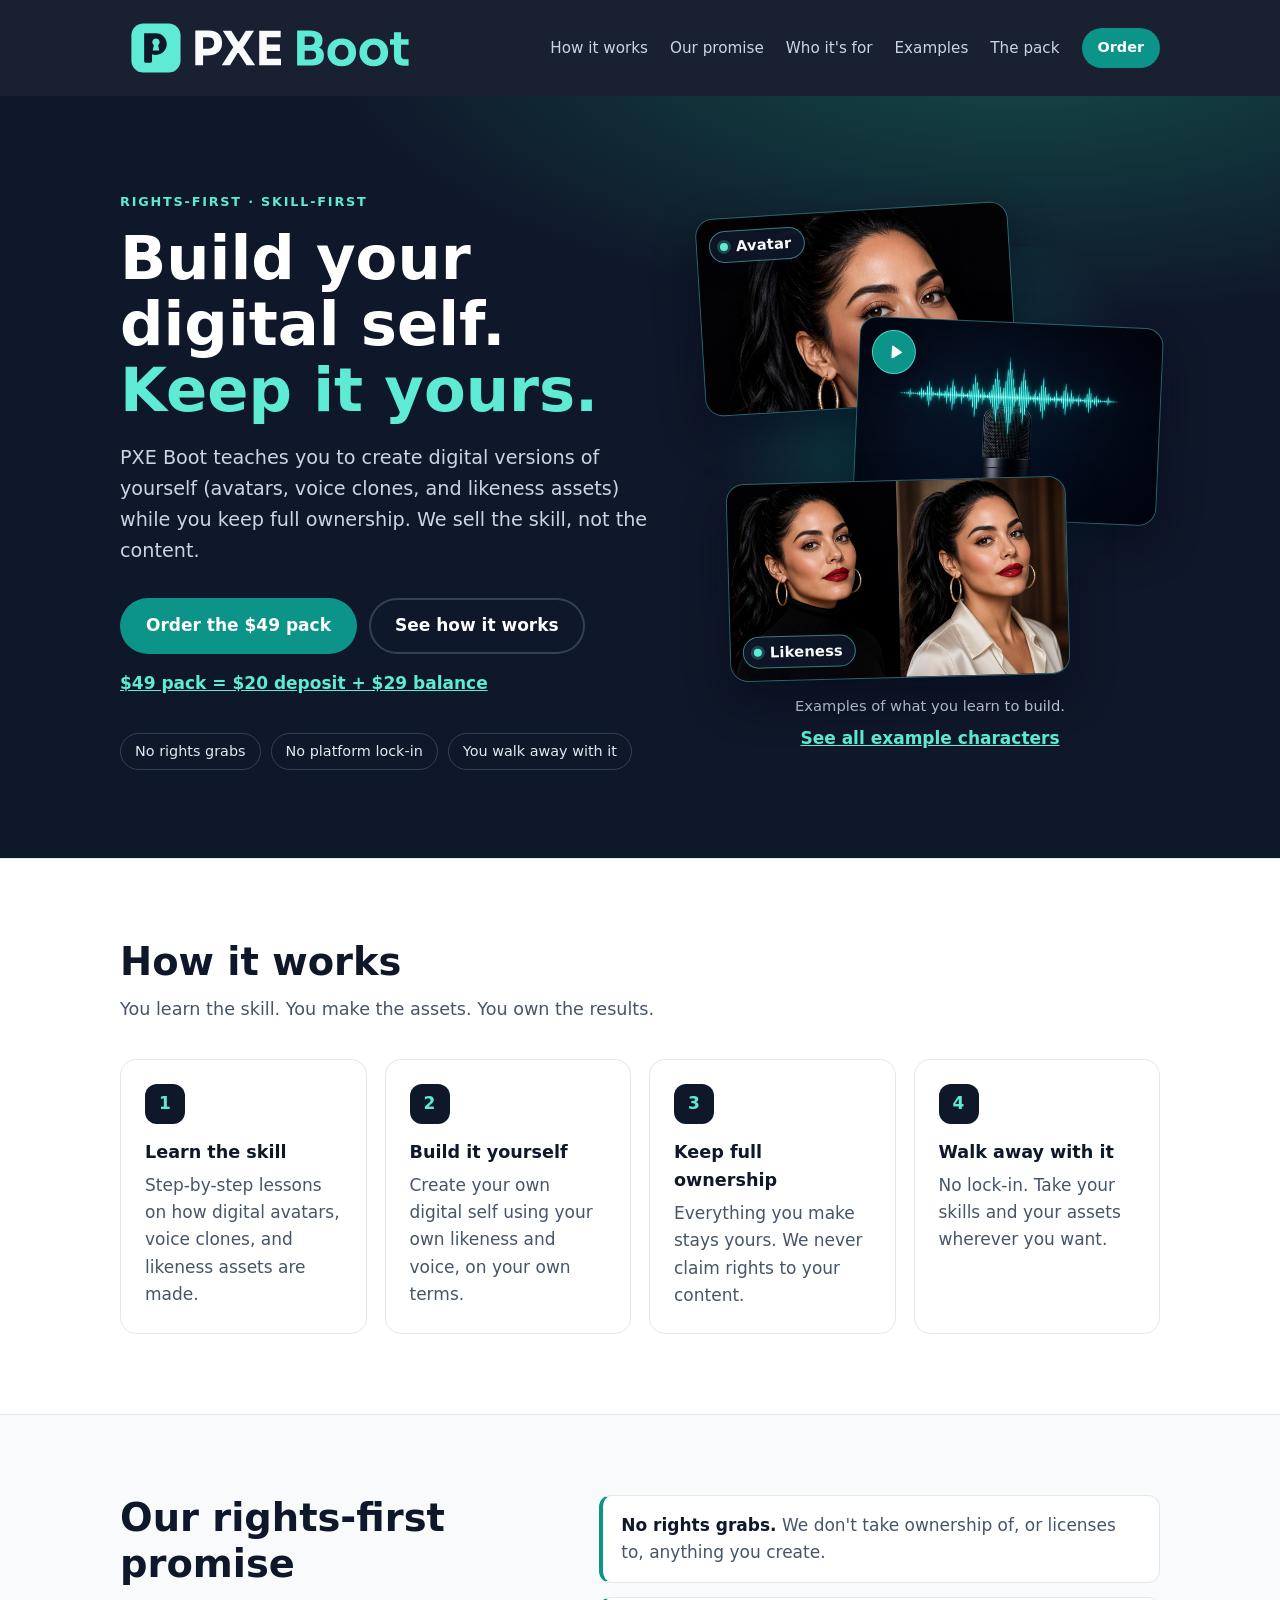
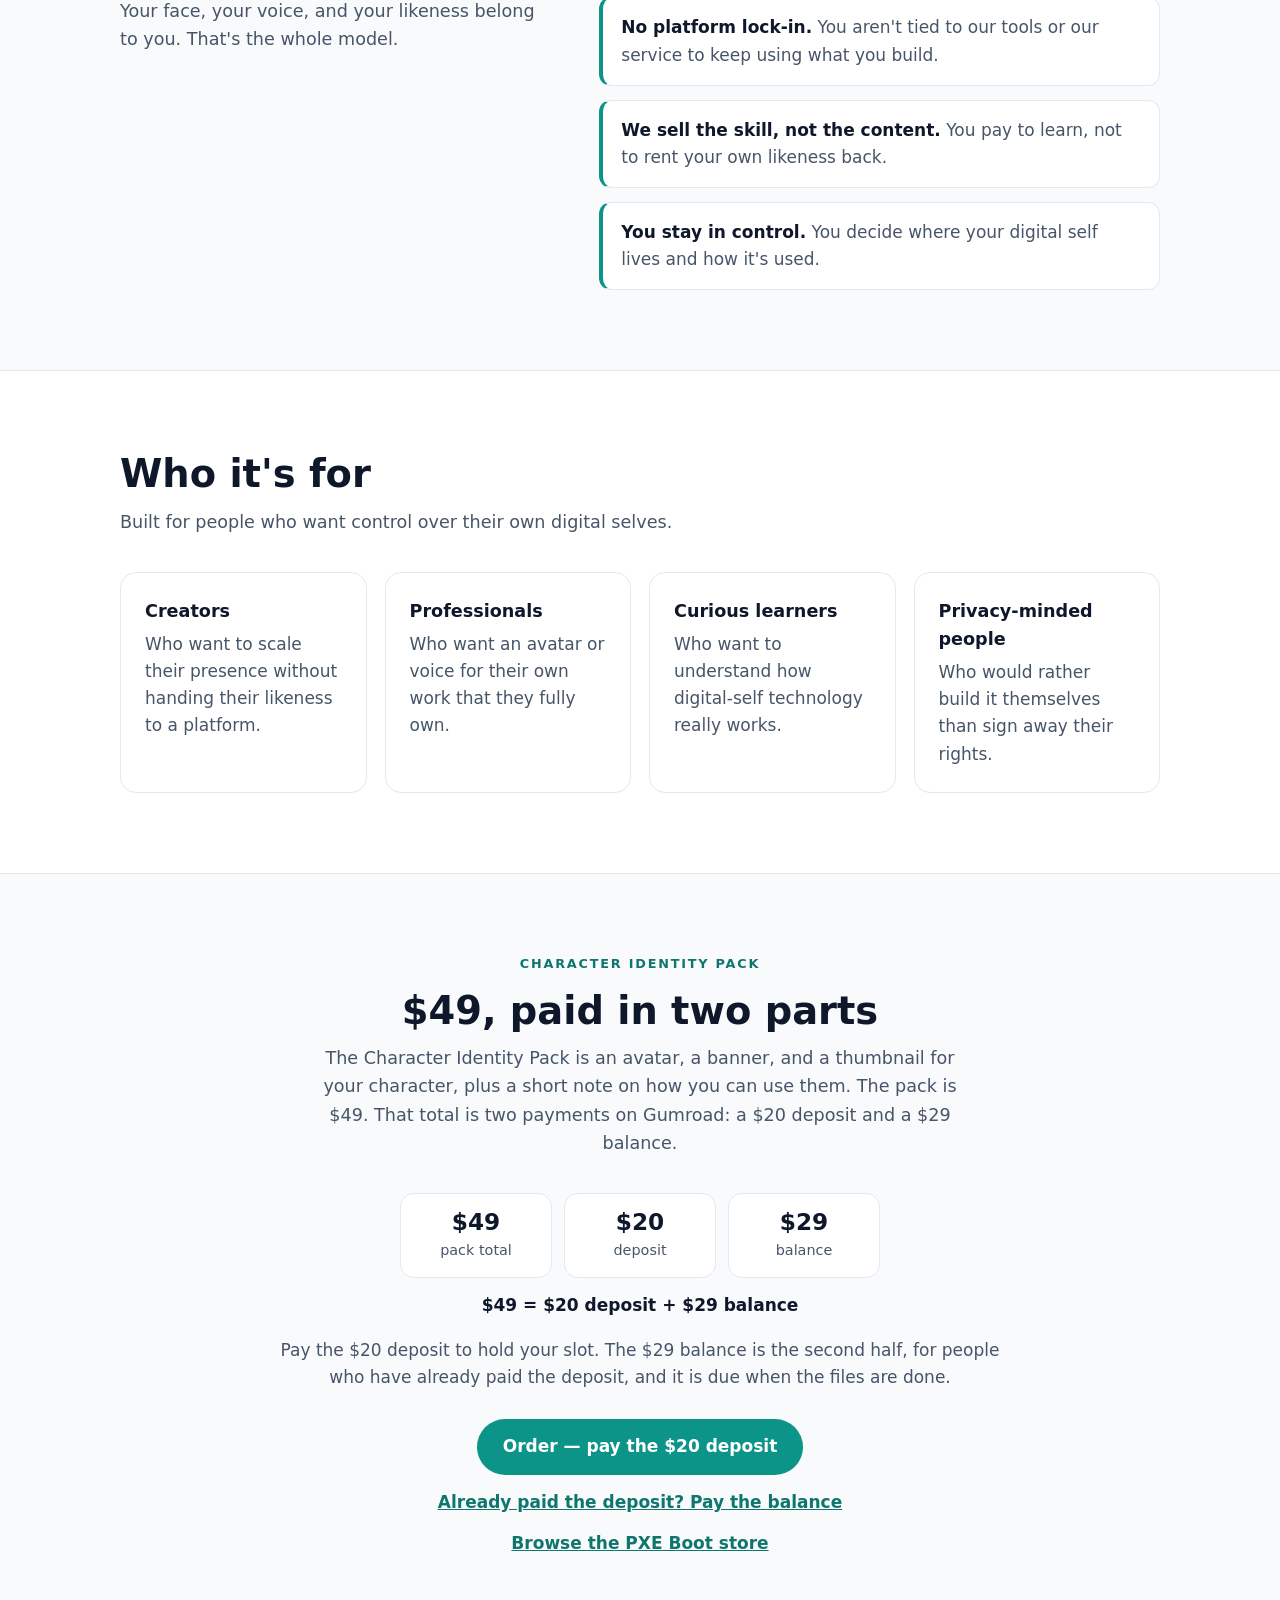
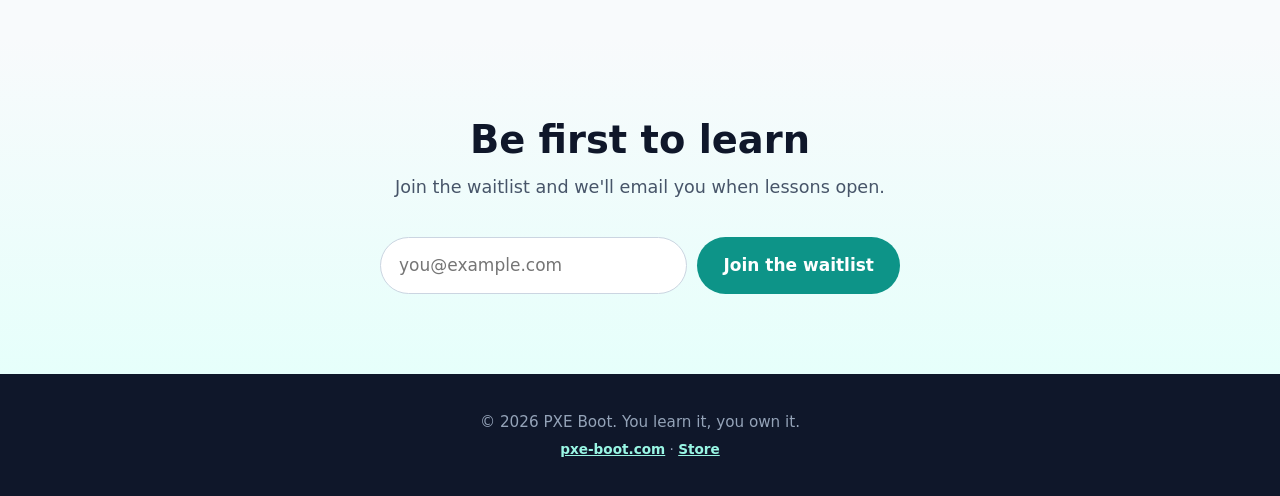
<file: index.html>
<!doctype html>
<html lang="en">
<head>
  <meta charset="utf-8">
  <meta name="viewport" content="width=device-width, initial-scale=1">
  <title>PXE Boot | Build your digital self. Own it.</title>
  <meta name="description" content="PXE Boot teaches you to create avatars, voice clones, and likeness assets while you keep full ownership. The Character Identity Pack is $49: a $20 deposit plus a $29 balance.">
  <meta name="robots" content="noindex, nofollow"><!-- DRAFT: remove noindex before launch -->
  <link rel="canonical" href="https://pxe-boot.com/">
  <meta property="og:type" content="website">
  <meta property="og:site_name" content="PXE Boot">
  <meta property="og:title" content="PXE Boot | Build your digital self. Own it.">
  <meta property="og:description" content="Build your digital self and keep it yours. The $49 Character Identity Pack is a $20 deposit plus a $29 balance.">
  <meta property="og:url" content="https://pxe-boot.com/">
  <meta property="og:image" content="https://pxe-boot.com/og-image.png">
  <meta property="og:image:width" content="1200">
  <meta property="og:image:height" content="630">
  <meta property="og:image:alt" content="PXE Boot. Build your digital self. Own it.">
  <meta name="twitter:card" content="summary_large_image">
  <meta name="twitter:title" content="PXE Boot | Build your digital self. Own it.">
  <meta name="twitter:description" content="Build your digital self and keep it yours. The $49 Character Identity Pack is a $20 deposit plus a $29 balance.">
  <meta name="twitter:image" content="https://pxe-boot.com/og-image.png">
  <meta name="twitter:image:alt" content="PXE Boot. Build your digital self. Own it.">
  <meta name="theme-color" content="#0f172a">
  <link rel="icon" href="favicon.svg" type="image/svg+xml">
  <link rel="icon" href="favicon.ico" sizes="any">
  <link rel="icon" href="favicon-16.png" type="image/png" sizes="16x16">
  <link rel="icon" href="favicon-32.png" type="image/png" sizes="32x32">
  <link rel="icon" href="favicon-48.png" type="image/png" sizes="48x48">
  <link rel="icon" href="icon-512.png" type="image/png" sizes="512x512">
  <link rel="apple-touch-icon" href="apple-touch-icon.png">
  <link rel="stylesheet" href="styles.css">
</head>
<body>
  <a class="skip" href="#main">Skip to content</a>
  <header class="top">
    <div class="wrap nav">
      <a class="brand" href="#top">
        <picture>
          <source media="(max-width: 959px)" srcset="brand/lockup-horizontal-small-dark.svg">
          <img src="brand/lockup-horizontal-dark.svg" width="300" height="72" alt="PXE Boot">
        </picture>
      </a>
      <nav aria-label="Primary">
        <ul>
          <li><a href="#how">How it works</a></li>
          <li><a href="#promise">Our promise</a></li>
          <li><a href="#who">Who it's for</a></li>
          <li><a href="examples.html">Examples</a></li>
          <li><a href="#order">The pack</a></li>
          <li><a class="btn small" href="https://pxeboot.gumroad.com/l/dojdxr">Order</a></li>
        </ul>
      </nav>
    </div>
  </header>

  <main id="main">
    <section class="hero" id="top" aria-labelledby="hero-title">
      <div class="wrap hero-grid">
        <div class="hero-copy">
          <p class="eyebrow">Rights-first &middot; Skill-first</p>
          <h1 id="hero-title">Build your digital self. <span class="hl">Keep it yours.</span></h1>
          <p class="sub">PXE Boot teaches you to create digital versions of yourself (avatars, voice clones, and likeness assets) while you keep full ownership. We sell the skill, not the content.</p>
          <div class="cta-row">
            <a class="btn" href="https://pxeboot.gumroad.com/l/dojdxr">Order the $49 pack</a>
            <a class="btn ghost" href="#how">See how it works</a>
          </div>
          <p class="hero-note"><a href="#order">$49 pack = $20 deposit + $29 balance</a></p>
          <ul class="pills" aria-label="Key principles">
            <li>No rights grabs</li>
            <li>No platform lock-in</li>
            <li>You walk away with it</li>
          </ul>
        </div>
        <div class="hero-examples">
          <div class="example-stage">
            <figure class="example-card example-avatar">
              <img src="images/example-avatar.jpg" width="1280" height="720" alt="Isa, a PXE Boot AI character, avatar portrait with red lipstick and gold hoop earrings">
              <figcaption>Avatar</figcaption>
            </figure>
            <figure class="example-card example-voice">
              <figcaption>Voice clone</figcaption>
              <div class="voice-media">
                <img src="images/example-voice.jpg" width="1280" height="720" alt="Studio microphone next to a glowing teal audio waveform">
                <button type="button" class="voice-toggle" aria-pressed="false" aria-controls="cari-sample" aria-describedby="cari-transcript" aria-label="Play voice sample: Cari, an AI character voice">
                  <svg class="icon-play" viewBox="0 0 24 24" width="20" height="20" aria-hidden="true" focusable="false">
                    <path fill="currentColor" d="M8.2 5.4v13.2c0 .8.9 1.3 1.6.9l10.2-6.6c.6-.4.6-1.3 0-1.7L9.8 4.5c-.7-.4-1.6.1-1.6.9z"/>
                  </svg>
                  <svg class="icon-pause" viewBox="0 0 24 24" width="20" height="20" aria-hidden="true" focusable="false">
                    <path fill="currentColor" d="M6.5 5h3.2a1 1 0 0 1 1 1v12a1 1 0 0 1-1 1H6.5a1 1 0 0 1-1-1V6a1 1 0 0 1 1-1zm7.8 0h3.2a1 1 0 0 1 1 1v12a1 1 0 0 1-1 1h-3.2a1 1 0 0 1-1-1V6a1 1 0 0 1 1-1z"/>
                  </svg>
                </button>
                <audio id="cari-sample" class="sr-only" preload="none" src="audio/cari-voice-sample.mp3"></audio>
              </div>
              <p class="voice-sample-note">Sample: Cari, an AI character voice</p>
              <p id="cari-transcript" class="sr-only">Hey sugar, it's Cari. Here at PXE Boot, it's simple... your body, your content, your destiny. Now go make somethin' chaud, mi amor.</p>
            </figure>
            <figure class="example-card example-likeness">
              <img src="images/example-likeness.jpg" width="1280" height="720" alt="Isa likeness set: same face in two looks">
              <figcaption>Likeness</figcaption>
            </figure>
          </div>
          <p class="examples-caption">Examples of what you learn to build.</p>
          <p class="examples-more"><a href="examples.html">See all example characters</a></p>
        </div>
      </div>
    </section>

    <section id="how" class="alt" aria-labelledby="how-title">
      <div class="wrap">
        <h2 id="how-title">How it works</h2>
        <p class="lead">You learn the skill. You make the assets. You own the results.</p>
        <ol class="steps">
          <li class="card">
            <span class="num" aria-hidden="true">1</span>
            <h3>Learn the skill</h3>
            <p>Step-by-step lessons on how digital avatars, voice clones, and likeness assets are made.</p>
          </li>
          <li class="card">
            <span class="num" aria-hidden="true">2</span>
            <h3>Build it yourself</h3>
            <p>Create your own digital self using your own likeness and voice, on your own terms.</p>
          </li>
          <li class="card">
            <span class="num" aria-hidden="true">3</span>
            <h3>Keep full ownership</h3>
            <p>Everything you make stays yours. We never claim rights to your content.</p>
          </li>
          <li class="card">
            <span class="num" aria-hidden="true">4</span>
            <h3>Walk away with it</h3>
            <p>No lock-in. Take your skills and your assets wherever you want.</p>
          </li>
        </ol>
      </div>
    </section>

    <section id="promise" aria-labelledby="promise-title">
      <div class="wrap promise">
        <div>
          <h2 id="promise-title">Our rights-first promise</h2>
          <p class="lead">Your face, your voice, and your likeness belong to you. That's the whole model.</p>
        </div>
        <ul class="checks">
          <li><strong>No rights grabs.</strong> We don't take ownership of, or licenses to, anything you create.</li>
          <li><strong>No platform lock-in.</strong> You aren't tied to our tools or our service to keep using what you build.</li>
          <li><strong>We sell the skill, not the content.</strong> You pay to learn, not to rent your own likeness back.</li>
          <li><strong>You stay in control.</strong> You decide where your digital self lives and how it's used.</li>
        </ul>
      </div>
    </section>

    <section id="who" class="alt" aria-labelledby="who-title">
      <div class="wrap">
        <h2 id="who-title">Who it's for</h2>
        <p class="lead">Built for people who want control over their own digital selves.</p>
        <ul class="who">
          <li class="card"><h3>Creators</h3><p>Who want to scale their presence without handing their likeness to a platform.</p></li>
          <li class="card"><h3>Professionals</h3><p>Who want an avatar or voice for their own work that they fully own.</p></li>
          <li class="card"><h3>Curious learners</h3><p>Who want to understand how digital-self technology really works.</p></li>
          <li class="card"><h3>Privacy-minded people</h3><p>Who would rather build it themselves than sign away their rights.</p></li>
        </ul>
      </div>
    </section>

    <section id="order" aria-labelledby="order-title">
      <div class="wrap order-wrap">
        <p class="eyebrow on-light">Character Identity Pack</p>
        <h2 id="order-title">$49, paid in two parts</h2>
        <p class="lead">The Character Identity Pack is an avatar, a banner, and a thumbnail for your character, plus a short note on how you can use them. The pack is $49. That total is two payments on Gumroad: a $20 deposit and a $29 balance.</p>
        <ul class="price-eq" aria-label="Price breakdown">
          <li><strong>$49</strong><span>pack total</span></li>
          <li><strong>$20</strong><span>deposit</span></li>
          <li><strong>$29</strong><span>balance</span></li>
        </ul>
        <p class="equation">$49 = $20 deposit + $29 balance</p>
        <p class="order-detail">Pay the $20 deposit to hold your slot. The $29 balance is the second half, for people who have already paid the deposit, and it is due when the files are done.</p>
        <div class="cta-row">
          <a class="btn" href="https://pxeboot.gumroad.com/l/dojdxr">Order — pay the $20 deposit</a>
        </div>
        <p class="order-secondary"><a href="https://pxeboot.gumroad.com/l/ytuicr">Already paid the deposit? Pay the balance</a></p>
        <p class="order-secondary"><a href="https://pxeboot.gumroad.com">Browse the PXE Boot store</a></p>
      </div>
    </section>

    <section id="waitlist" class="waitlist" aria-labelledby="waitlist-title">
      <div class="wrap narrow">
        <h2 id="waitlist-title">Be first to learn</h2>
        <p class="lead">Join the waitlist and we'll email you when lessons open.</p>
        <form id="waitlist-form" class="signup" action="https://formspree.io/f/mjywzjlw" method="POST">
          <label for="email" class="sr-only">Email address</label>
          <input id="email" name="email" type="email" inputmode="email" autocomplete="email" placeholder="you@example.com" required>
          <input type="hidden" name="_subject" value="PXE Boot waitlist">
          <input type="hidden" name="source" value="pxe-boot.com">
          <p class="hp" aria-hidden="true">
            <label>Leave this field empty <input type="text" name="_gotcha" tabindex="-1" autocomplete="off"></label>
          </p>
          <button class="btn" type="submit">Join the waitlist</button>
        </form>
        <p id="form-msg" class="form-msg" role="status" aria-live="polite" hidden></p>
        <div id="form-success" class="form-success" hidden>
          <h3 tabindex="-1">You're on the list.</h3>
          <p>Thanks for joining. We'll email you when lessons open.</p>
        </div>
      </div>
    </section>
  </main>

  <footer class="foot">
    <div class="wrap">
      <p>&copy; <span id="year">2026</span> PXE Boot. You learn it, you own it.</p>
      <p class="small"><a href="https://pxe-boot.com/">pxe-boot.com</a> · <a href="https://pxeboot.gumroad.com">Store</a></p>
    </div>
  </footer>
  <script src="script.js" defer></script>
</body>
</html>
</file>
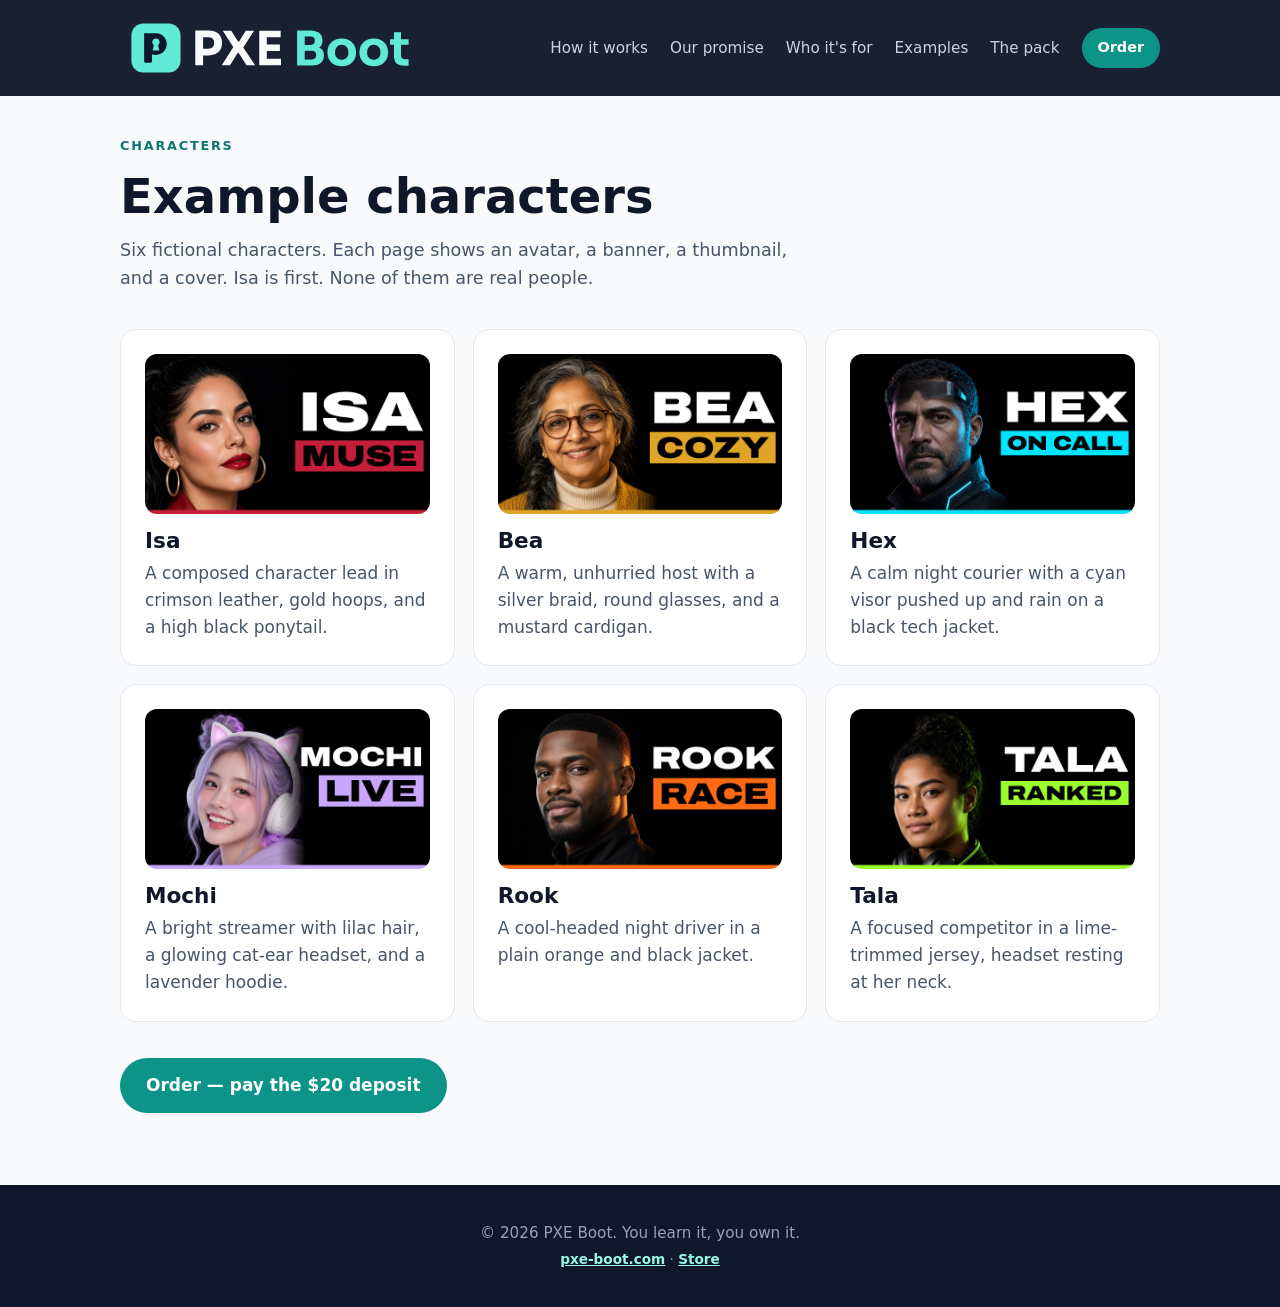
<file: examples.html>
<!doctype html>
<html lang="en">
<head>
  <meta charset="utf-8">
  <meta name="viewport" content="width=device-width, initial-scale=1">
  <title>Example characters | PXE Boot</title>
  <meta name="description" content="Meet Isa, Bea, Hex, Mochi, Rook, and Tala. Fictional characters from PXE Boot.">
  <meta name="robots" content="noindex, nofollow">
  <link rel="canonical" href="https://pxe-boot.com/examples.html">
  <meta name="theme-color" content="#0f172a">
  <link rel="icon" href="favicon.svg" type="image/svg+xml">
  <link rel="icon" href="favicon.ico" sizes="any">
  <link rel="icon" href="favicon-16.png" type="image/png" sizes="16x16">
  <link rel="icon" href="favicon-32.png" type="image/png" sizes="32x32">
  <link rel="icon" href="favicon-48.png" type="image/png" sizes="48x48">
  <link rel="icon" href="icon-512.png" type="image/png" sizes="512x512">
  <link rel="apple-touch-icon" href="apple-touch-icon.png">
  <link rel="stylesheet" href="styles.css">
</head>
<body>
  <a class="skip" href="#main">Skip to content</a>
  <header class="top">
    <div class="wrap nav">
      <a class="brand" href="index.html">
        <picture>
          <source media="(max-width: 959px)" srcset="brand/lockup-horizontal-small-dark.svg">
          <img src="brand/lockup-horizontal-dark.svg" width="300" height="72" alt="PXE Boot">
        </picture>
      </a>
      <nav aria-label="Primary">
        <ul>
          <li><a href="index.html#how">How it works</a></li><li><a href="index.html#promise">Our promise</a></li><li><a href="index.html#who">Who it's for</a></li><li><a href="examples.html" aria-current="page">Examples</a></li><li><a href="index.html#order">The pack</a></li><li><a class="btn small" href="https://pxeboot.gumroad.com/l/dojdxr">Order</a></li>
        </ul>
      </nav>
    </div>
  </header>
  <main id="main" class="page">
    <div class="wrap">
      <p class="eyebrow on-light">Characters</p>
      <h1>Example characters</h1>
      <p class="lead">Six fictional characters. Each page shows an avatar, a banner, a thumbnail, and a cover. Isa is first. None of them are real people.</p>
      <div class="example-index">
        <a class="card example-card-link" href="models/isa.html">
          <img src="images/models/isa/thumbnail_1280x720.jpg" width="1280" height="720" alt="Isa, a PXE Boot AI character, thumbnail">
          <h2>Isa</h2>
          <p>A composed character lead in crimson leather, gold hoops, and a high black ponytail.</p>
        </a><a class="card example-card-link" href="models/bea.html">
          <img src="images/models/bea/thumbnail_1280x720.jpg" width="1280" height="720" alt="Bea, a PXE Boot AI character, thumbnail">
          <h2>Bea</h2>
          <p>A warm, unhurried host with a silver braid, round glasses, and a mustard cardigan.</p>
        </a><a class="card example-card-link" href="models/hex.html">
          <img src="images/models/hex/thumbnail_1280x720.jpg" width="1280" height="720" alt="Hex, a PXE Boot AI character, thumbnail">
          <h2>Hex</h2>
          <p>A calm night courier with a cyan visor pushed up and rain on a black tech jacket.</p>
        </a><a class="card example-card-link" href="models/mochi.html">
          <img src="images/models/mochi/thumbnail_1280x720.jpg" width="1280" height="720" alt="Mochi, a PXE Boot AI character, thumbnail">
          <h2>Mochi</h2>
          <p>A bright streamer with lilac hair, a glowing cat-ear headset, and a lavender hoodie.</p>
        </a><a class="card example-card-link" href="models/rook.html">
          <img src="images/models/rook/thumbnail_1280x720.jpg" width="1280" height="720" alt="Rook, a PXE Boot AI character, thumbnail">
          <h2>Rook</h2>
          <p>A cool-headed night driver in a plain orange and black jacket.</p>
        </a><a class="card example-card-link" href="models/tala.html">
          <img src="images/models/tala/thumbnail_1280x720.jpg" width="1280" height="720" alt="Tala, a PXE Boot AI character, thumbnail">
          <h2>Tala</h2>
          <p>A focused competitor in a lime-trimmed jersey, headset resting at her neck.</p>
        </a>
      </div>
      <div class="cta-row model-cta">
        <a class="btn" href="https://pxeboot.gumroad.com/l/dojdxr">Order — pay the $20 deposit</a>
      </div>
    </div>
  </main>
  <footer class="foot">
    <div class="wrap">
      <p>&copy; <span id="year">2026</span> PXE Boot. You learn it, you own it.</p>
      <p class="small"><a href="https://pxe-boot.com/">pxe-boot.com</a> · <a href="https://pxeboot.gumroad.com">Store</a></p>
    </div>
  </footer>
  <script src="script.js" defer></script>
</body>
</html>
</file>
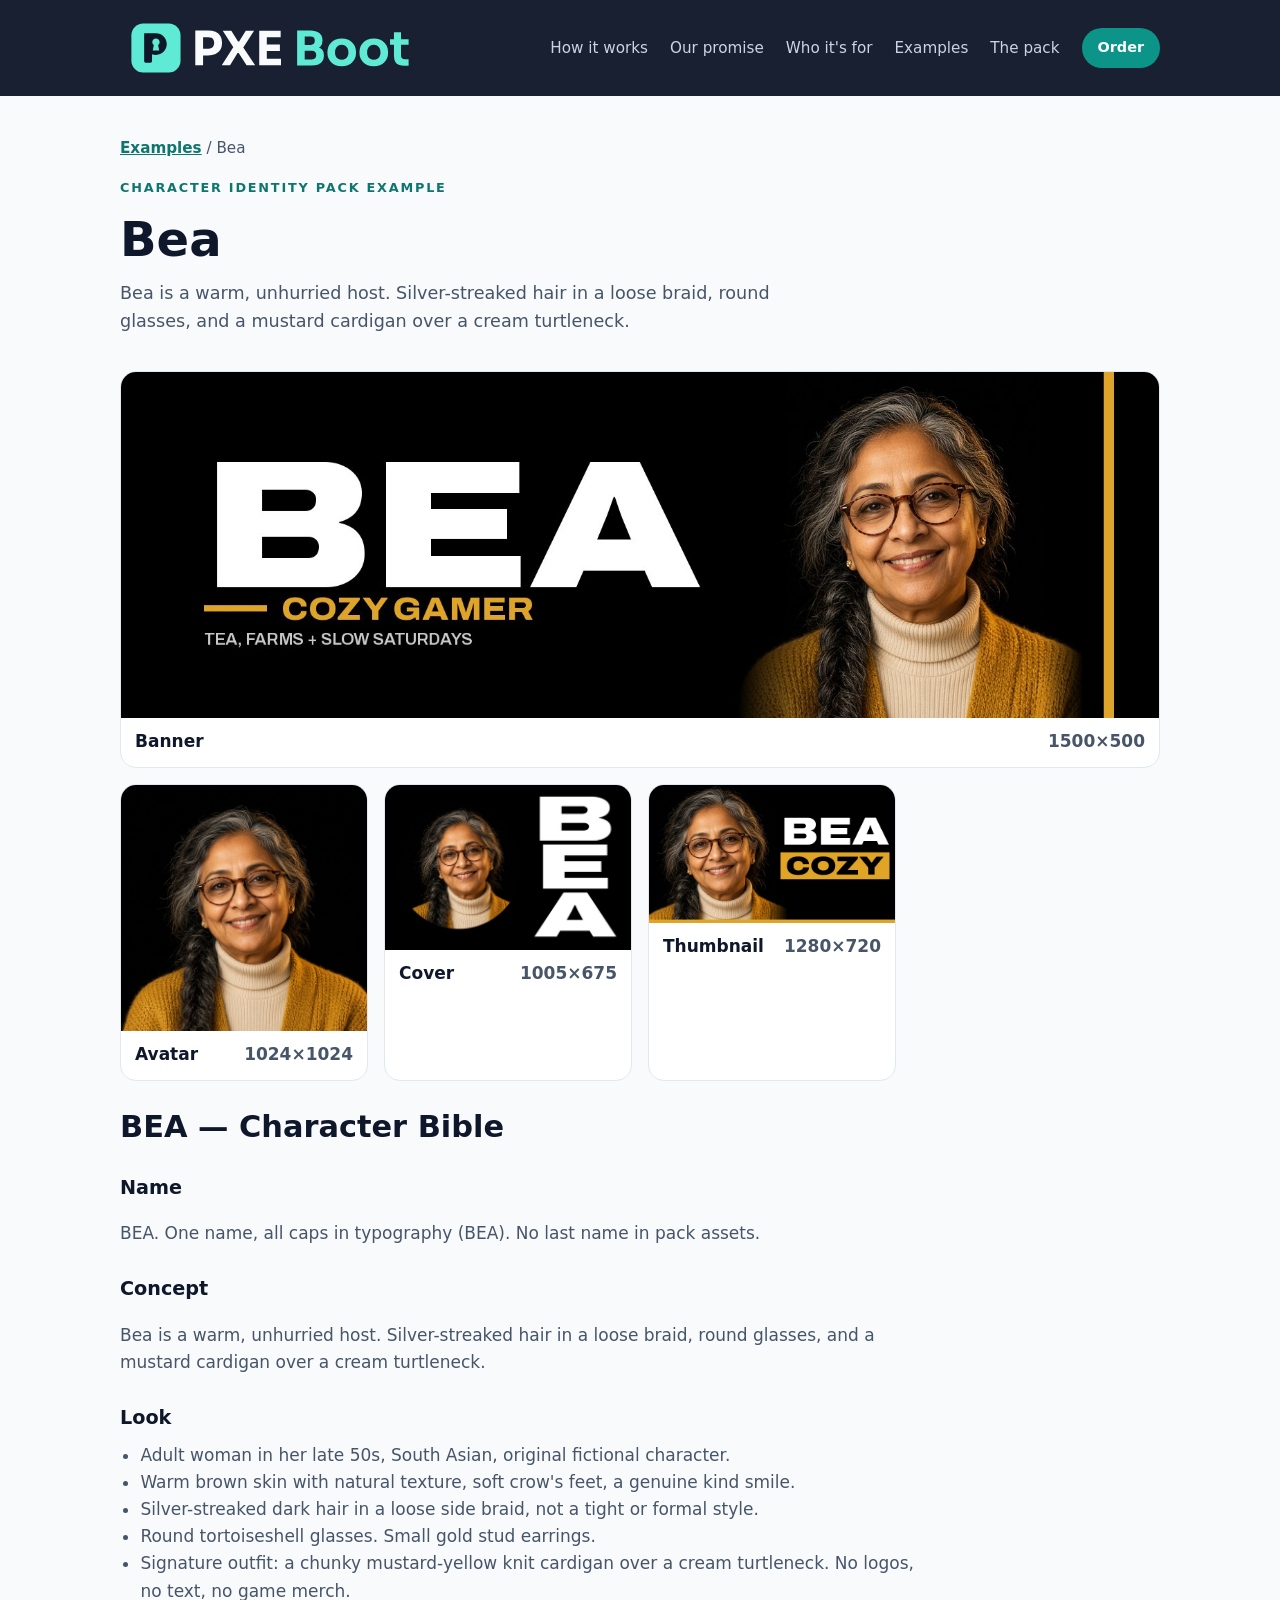
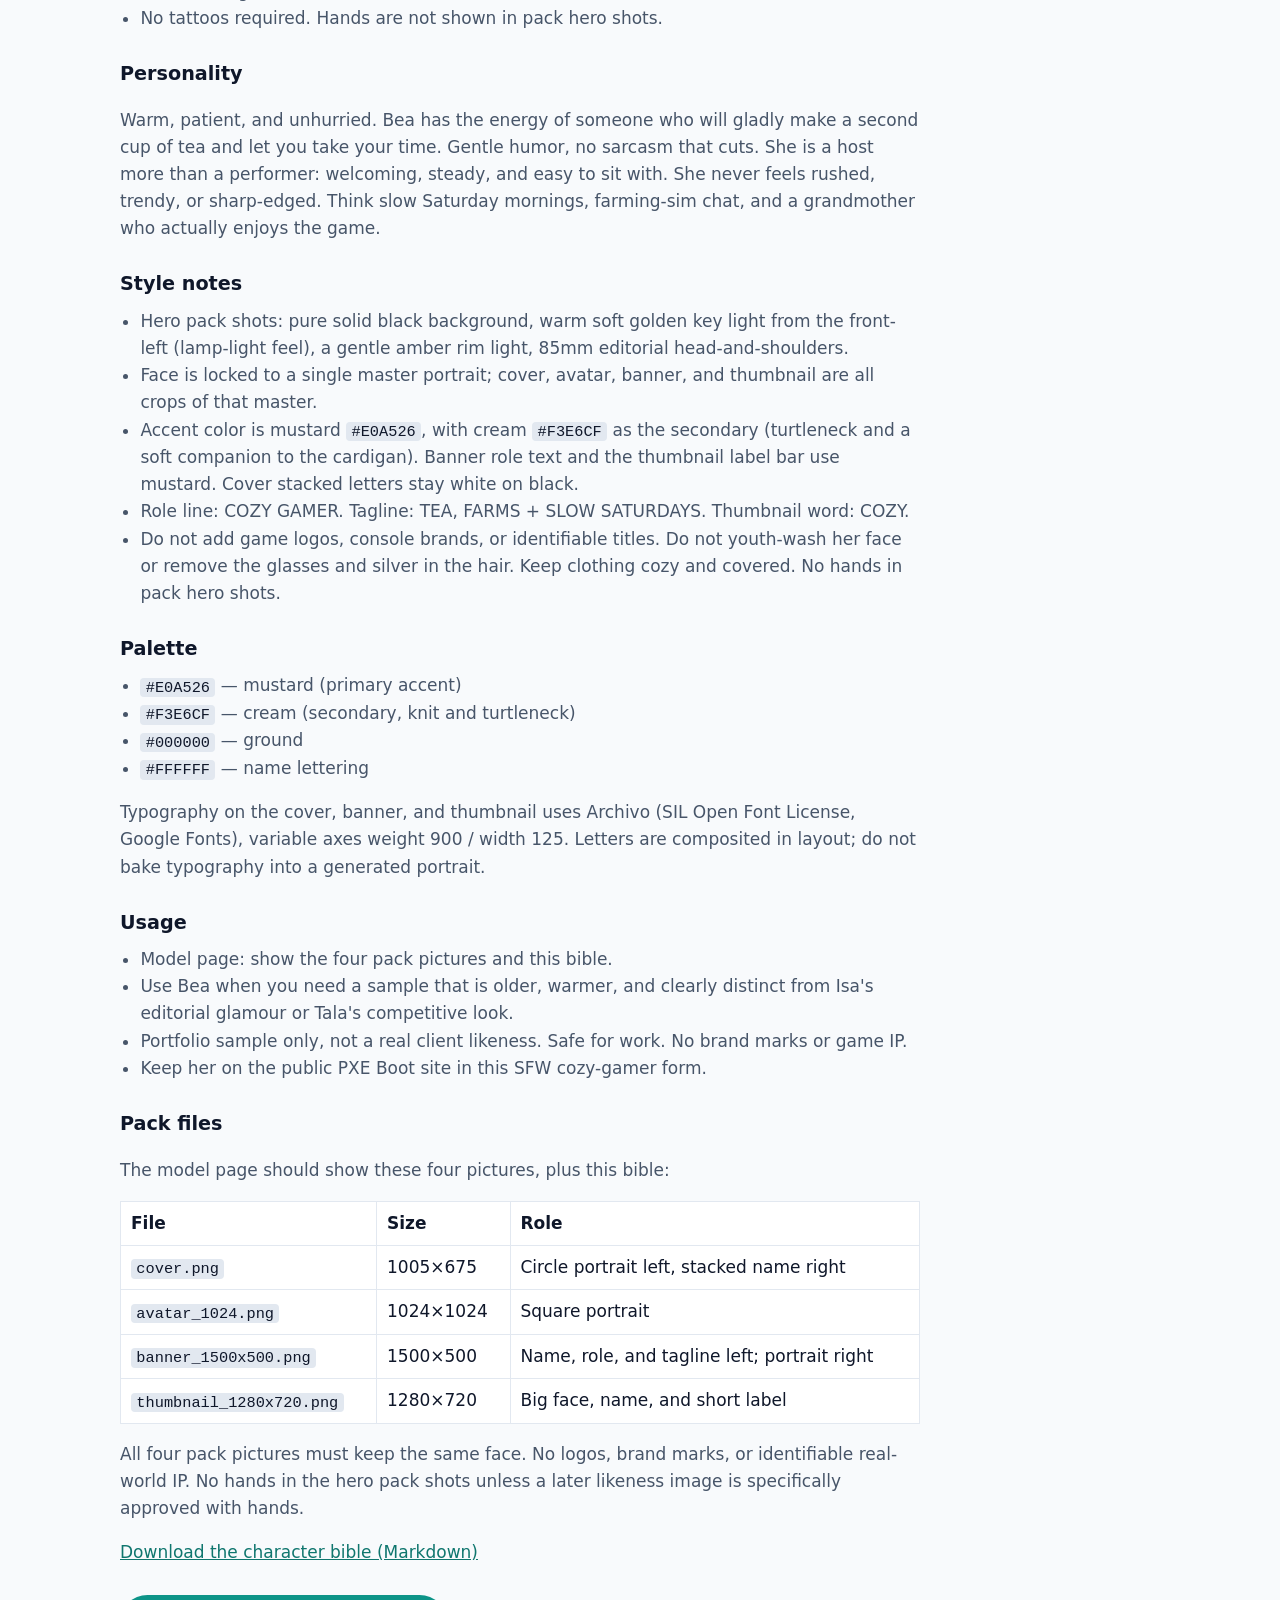
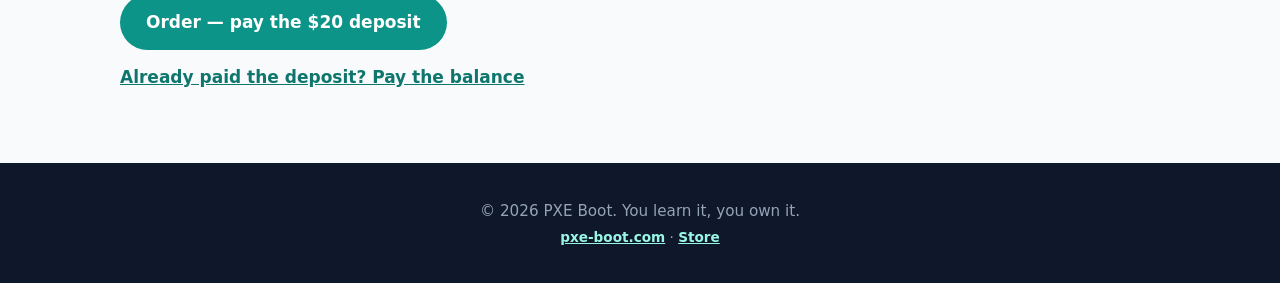
<file: models/bea.html>
<!doctype html>
<html lang="en">
<head>
  <meta charset="utf-8">
  <meta name="viewport" content="width=device-width, initial-scale=1">
  <title>Bea | PXE Boot</title>
  <meta name="description" content="A warm, unhurried host with a silver braid, round glasses, and a mustard cardigan.">
  <meta name="robots" content="noindex, nofollow">
  <link rel="canonical" href="https://pxe-boot.com/models/bea.html">
  <meta name="theme-color" content="#0f172a">
  <link rel="icon" href="../favicon.svg" type="image/svg+xml">
  <link rel="icon" href="../favicon.ico" sizes="any">
  <link rel="icon" href="../favicon-16.png" type="image/png" sizes="16x16">
  <link rel="icon" href="../favicon-32.png" type="image/png" sizes="32x32">
  <link rel="icon" href="../favicon-48.png" type="image/png" sizes="48x48">
  <link rel="icon" href="../icon-512.png" type="image/png" sizes="512x512">
  <link rel="apple-touch-icon" href="../apple-touch-icon.png">
  <link rel="stylesheet" href="../styles.css">
</head>
<body>
  <a class="skip" href="#main">Skip to content</a>
  <header class="top">
    <div class="wrap nav">
      <a class="brand" href="../index.html">
        <picture>
          <source media="(max-width: 959px)" srcset="../brand/lockup-horizontal-small-dark.svg">
          <img src="../brand/lockup-horizontal-dark.svg" width="300" height="72" alt="PXE Boot">
        </picture>
      </a>
      <nav aria-label="Primary">
        <ul>
          <li><a href="../index.html#how">How it works</a></li><li><a href="../index.html#promise">Our promise</a></li><li><a href="../index.html#who">Who it's for</a></li><li><a href="../examples.html">Examples</a></li><li><a href="../index.html#order">The pack</a></li><li><a class="btn small" href="https://pxeboot.gumroad.com/l/dojdxr">Order</a></li>
        </ul>
      </nav>
    </div>
  </header>
  <main id="main" class="page">
    <div class="wrap">
      <p class="crumb"><a href="../examples.html">Examples</a> <span aria-hidden="true">/</span> Bea</p>
      <p class="eyebrow on-light">Character Identity Pack example</p>
      <h1>Bea</h1>
      <p class="lead">Bea is a warm, unhurried host. Silver-streaked hair in a loose braid, round glasses, and a mustard cardigan over a cream turtleneck.</p>
      <div class="shot-grid" aria-label="Bea pack pictures">
        <a class="shot shot-wide" href="../images/models/bea/banner_1500x500.jpg">
      <img src="../images/models/bea/banner_1500x500.jpg" width="1500" height="500" alt="Bea, a PXE Boot AI character, banner">
      <span class="shot-label">Banner <span>1500×500</span></span>
    </a><a class="shot" href="../images/models/bea/avatar_1024.jpg">
      <img src="../images/models/bea/avatar_1024.jpg" width="1024" height="1024" alt="Bea, a PXE Boot AI character, avatar portrait">
      <span class="shot-label">Avatar <span>1024×1024</span></span>
    </a><a class="shot" href="../images/models/bea/cover.jpg">
      <img src="../images/models/bea/cover.jpg" width="1005" height="675" alt="Bea, a PXE Boot AI character, cover">
      <span class="shot-label">Cover <span>1005×675</span></span>
    </a><a class="shot" href="../images/models/bea/thumbnail_1280x720.jpg">
      <img src="../images/models/bea/thumbnail_1280x720.jpg" width="1280" height="720" alt="Bea, a PXE Boot AI character, thumbnail">
      <span class="shot-label">Thumbnail <span>1280×720</span></span>
    </a>
      </div>
      
      <div class="bible">
        <h2>BEA — Character Bible</h2>
<h3>Name</h3>
<p>BEA. One name, all caps in typography (BEA). No last name in pack assets.</p>
<h3>Concept</h3>
<p>Bea is a warm, unhurried host. Silver-streaked hair in a loose braid, round glasses, and a mustard cardigan over a cream turtleneck.</p>
<h3>Look</h3>
<ul><li>Adult woman in her late 50s, South Asian, original fictional character.</li><li>Warm brown skin with natural texture, soft crow&#x27;s feet, a genuine kind smile.</li><li>Silver-streaked dark hair in a loose side braid, not a tight or formal style.</li><li>Round tortoiseshell glasses. Small gold stud earrings.</li><li>Signature outfit: a chunky mustard-yellow knit cardigan over a cream turtleneck. No logos, no text, no game merch.</li><li>No tattoos required. Hands are not shown in pack hero shots.</li></ul>
<h3>Personality</h3>
<p>Warm, patient, and unhurried. Bea has the energy of someone who will gladly make a second cup of tea and let you take your time. Gentle humor, no sarcasm that cuts. She is a host more than a performer: welcoming, steady, and easy to sit with. She never feels rushed, trendy, or sharp-edged. Think slow Saturday mornings, farming-sim chat, and a grandmother who actually enjoys the game.</p>
<h3>Style notes</h3>
<ul><li>Hero pack shots: pure solid black background, warm soft golden key light from the front-left (lamp-light feel), a gentle amber rim light, 85mm editorial head-and-shoulders.</li><li>Face is locked to a single master portrait; cover, avatar, banner, and thumbnail are all crops of that master.</li><li>Accent color is mustard <code>#E0A526</code>, with cream <code>#F3E6CF</code> as the secondary (turtleneck and a soft companion to the cardigan). Banner role text and the thumbnail label bar use mustard. Cover stacked letters stay white on black.</li><li>Role line: COZY GAMER. Tagline: TEA, FARMS + SLOW SATURDAYS. Thumbnail word: COZY.</li><li>Do not add game logos, console brands, or identifiable titles. Do not youth-wash her face or remove the glasses and silver in the hair. Keep clothing cozy and covered. No hands in pack hero shots.</li></ul>
<h3>Palette</h3>
<ul><li><code>#E0A526</code> — mustard (primary accent)</li><li><code>#F3E6CF</code> — cream (secondary, knit and turtleneck)</li><li><code>#000000</code> — ground</li><li><code>#FFFFFF</code> — name lettering</li></ul>
<p>Typography on the cover, banner, and thumbnail uses Archivo (SIL Open Font License, Google Fonts), variable axes weight 900 / width 125. Letters are composited in layout; do not bake typography into a generated portrait.</p>
<h3>Usage</h3>
<ul><li>Model page: show the four pack pictures and this bible.</li><li>Use Bea when you need a sample that is older, warmer, and clearly distinct from Isa&#x27;s editorial glamour or Tala&#x27;s competitive look.</li><li>Portfolio sample only, not a real client likeness. Safe for work. No brand marks or game IP.</li><li>Keep her on the public PXE Boot site in this SFW cozy-gamer form.</li></ul>
<h3>Pack files</h3>
<p>The model page should show these four pictures, plus this bible:</p>
<div class="bible-table"><table><thead><tr><th>File</th><th>Size</th><th>Role</th></tr></thead><tbody><tr><td><code>cover.png</code></td><td>1005×675</td><td>Circle portrait left, stacked name right</td></tr><tr><td><code>avatar_1024.png</code></td><td>1024×1024</td><td>Square portrait</td></tr><tr><td><code>banner_1500x500.png</code></td><td>1500×500</td><td>Name, role, and tagline left; portrait right</td></tr><tr><td><code>thumbnail_1280x720.png</code></td><td>1280×720</td><td>Big face, name, and short label</td></tr></tbody></table></div>
<p>All four pack pictures must keep the same face. No logos, brand marks, or identifiable real-world IP. No hands in the hero pack shots unless a later likeness image is specifically approved with hands.</p>
      </div>
      <p class="bible-download"><a href="../images/models/bea/bible.md" download>Download the character bible (Markdown)</a></p>
      <div class="cta-row model-cta">
        <a class="btn" href="https://pxeboot.gumroad.com/l/dojdxr">Order — pay the $20 deposit</a>
      </div>
      <p class="order-secondary"><a href="https://pxeboot.gumroad.com/l/ytuicr">Already paid the deposit? Pay the balance</a></p>
    </div>
  </main>
  <footer class="foot">
    <div class="wrap">
      <p>&copy; <span id="year">2026</span> PXE Boot. You learn it, you own it.</p>
      <p class="small"><a href="https://pxe-boot.com/">pxe-boot.com</a> · <a href="https://pxeboot.gumroad.com">Store</a></p>
    </div>
  </footer>
  <script src="../script.js" defer></script>
</body>
</html>
</file>
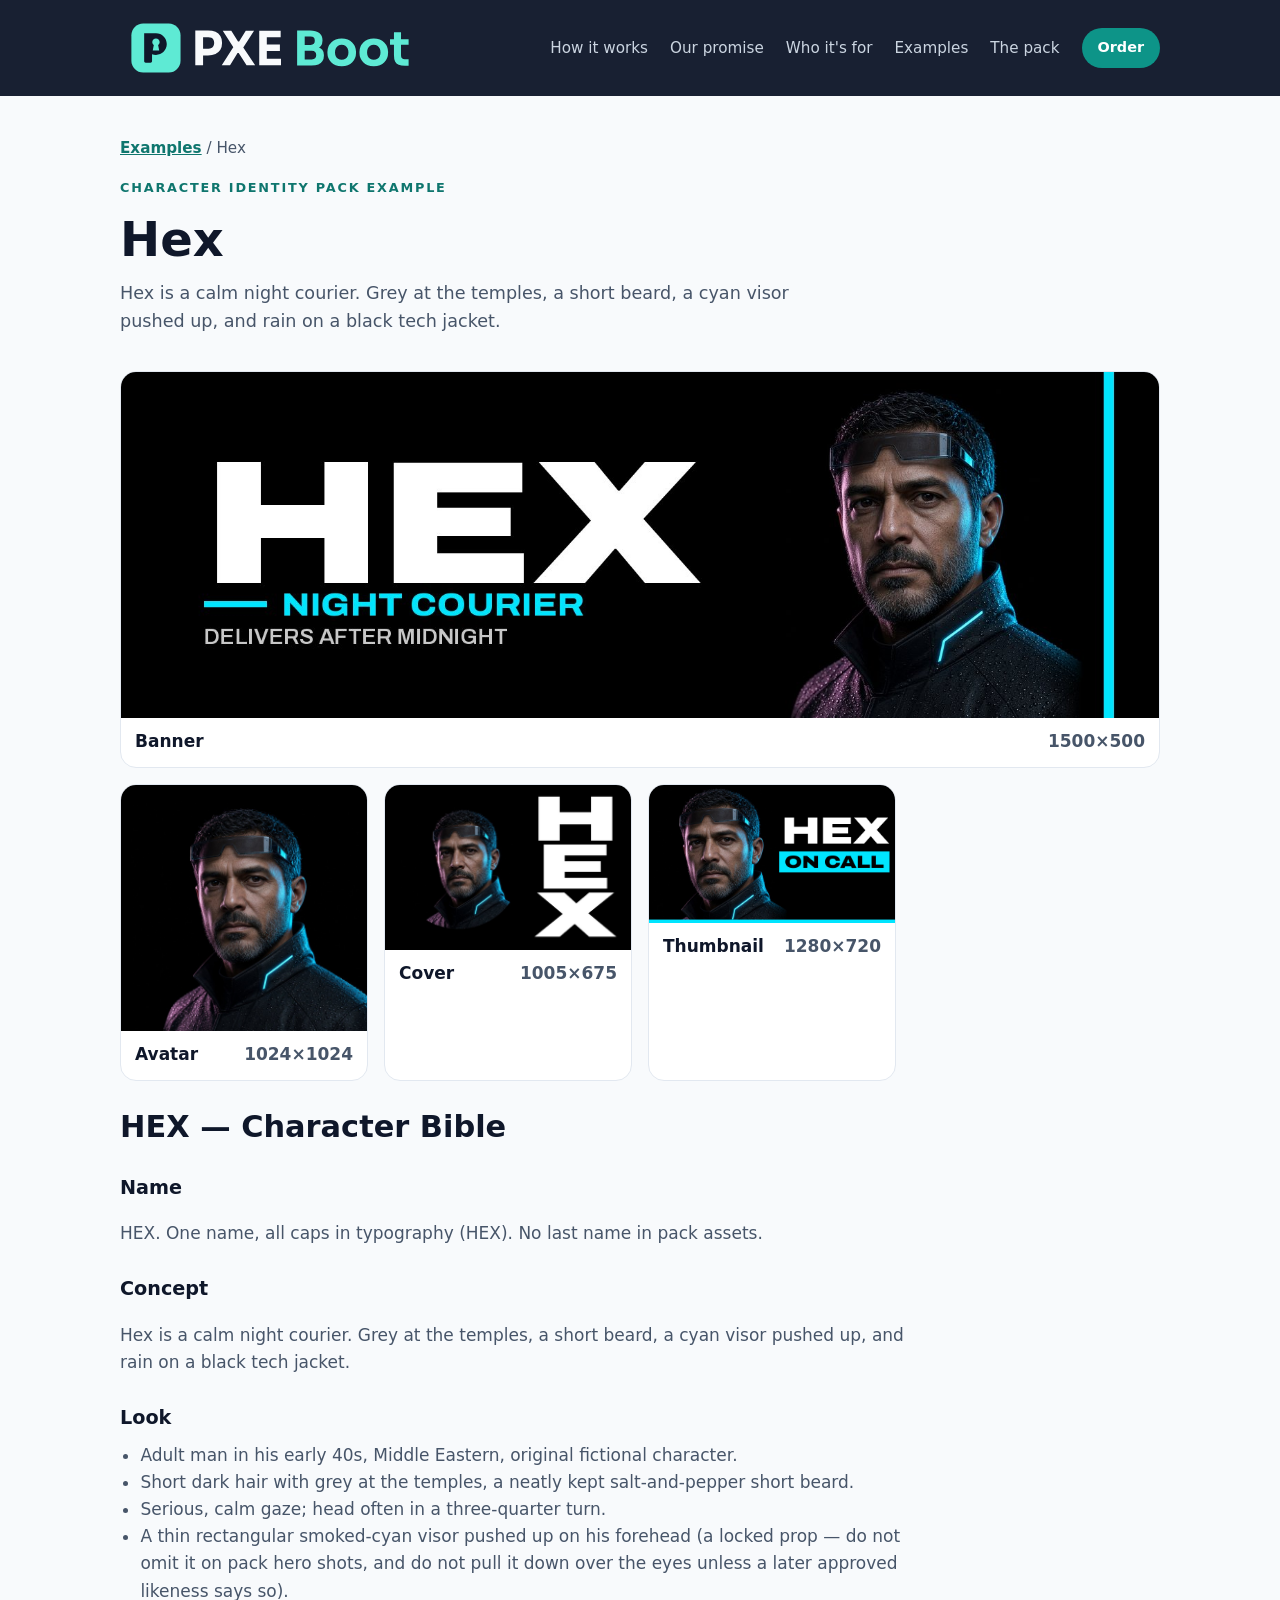
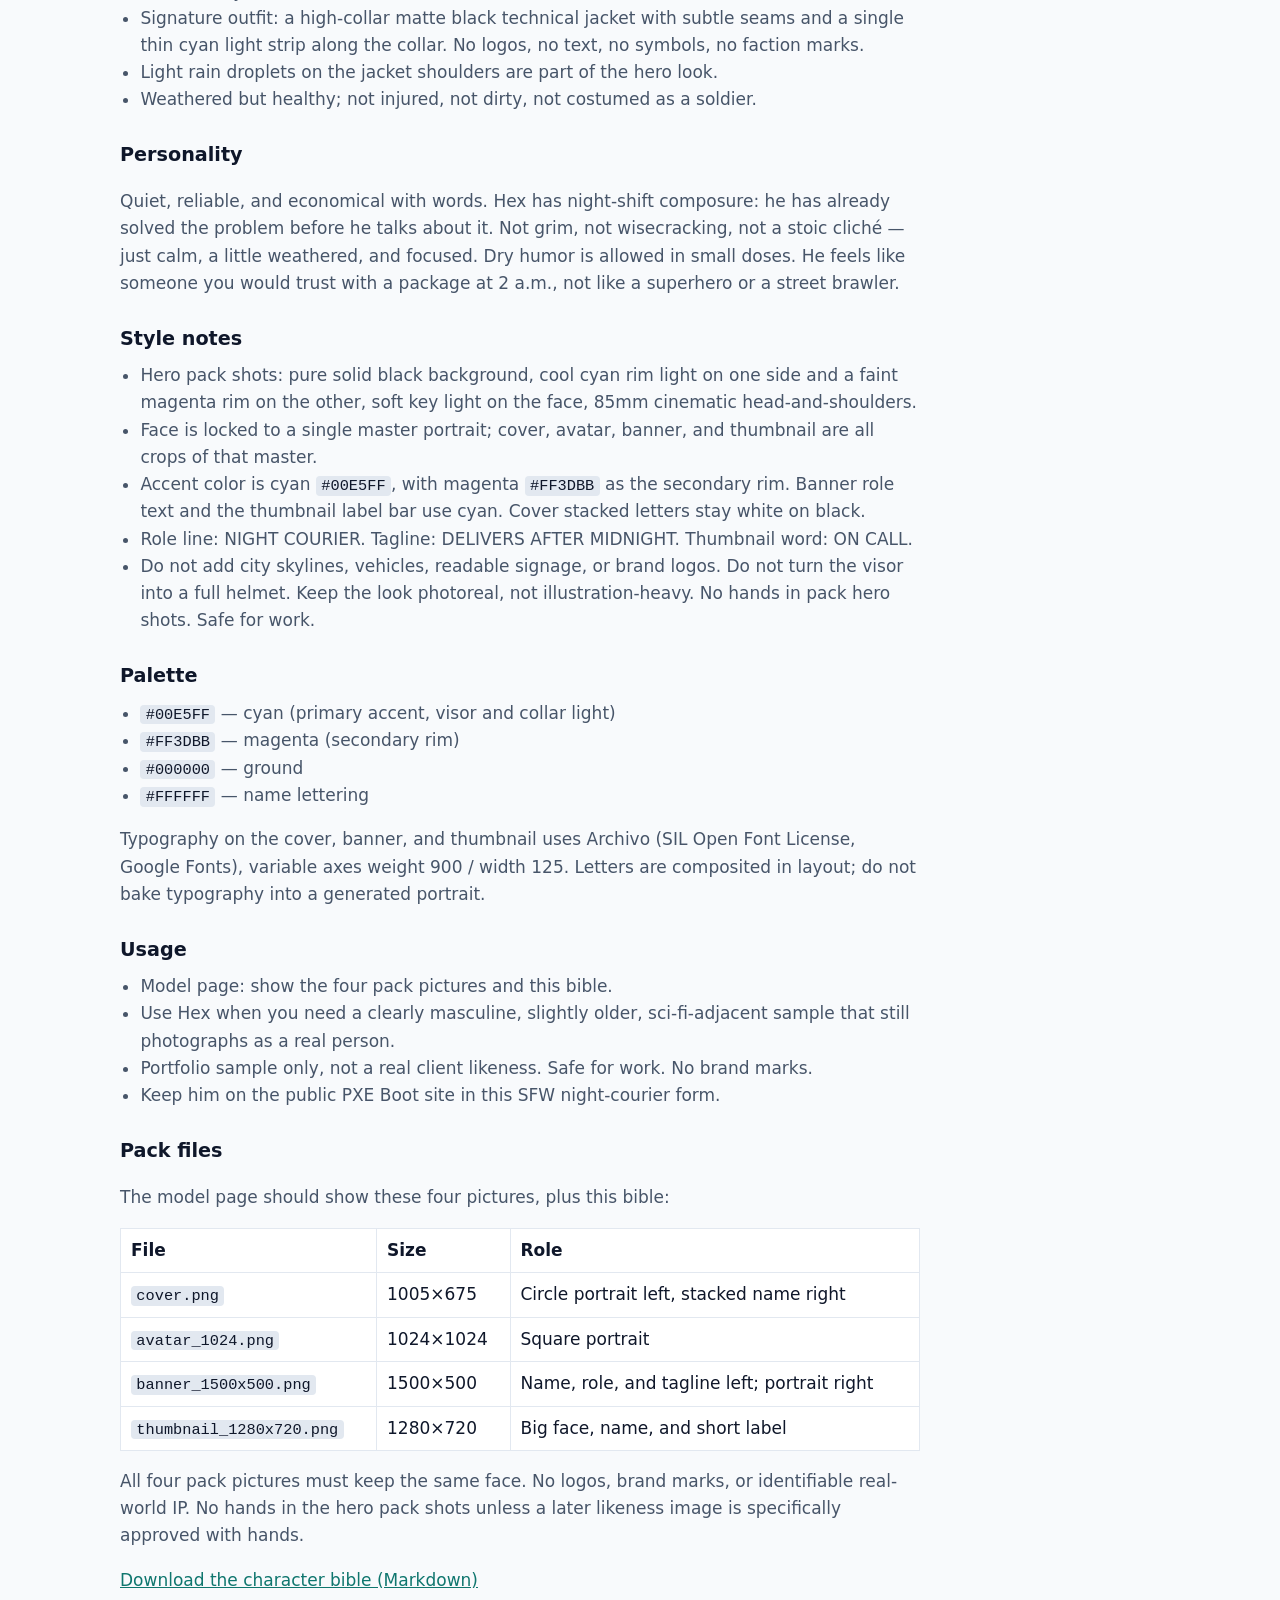
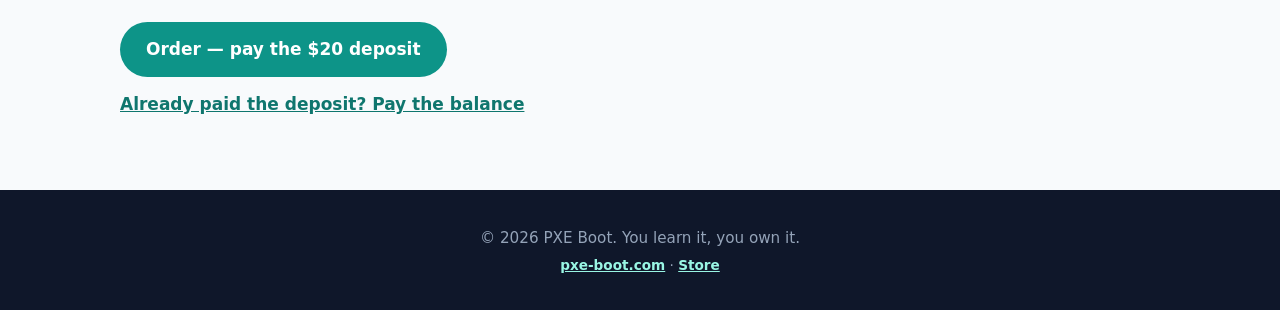
<file: models/hex.html>
<!doctype html>
<html lang="en">
<head>
  <meta charset="utf-8">
  <meta name="viewport" content="width=device-width, initial-scale=1">
  <title>Hex | PXE Boot</title>
  <meta name="description" content="A calm night courier with a cyan visor pushed up and rain on a black tech jacket.">
  <meta name="robots" content="noindex, nofollow">
  <link rel="canonical" href="https://pxe-boot.com/models/hex.html">
  <meta name="theme-color" content="#0f172a">
  <link rel="icon" href="../favicon.svg" type="image/svg+xml">
  <link rel="icon" href="../favicon.ico" sizes="any">
  <link rel="icon" href="../favicon-16.png" type="image/png" sizes="16x16">
  <link rel="icon" href="../favicon-32.png" type="image/png" sizes="32x32">
  <link rel="icon" href="../favicon-48.png" type="image/png" sizes="48x48">
  <link rel="icon" href="../icon-512.png" type="image/png" sizes="512x512">
  <link rel="apple-touch-icon" href="../apple-touch-icon.png">
  <link rel="stylesheet" href="../styles.css">
</head>
<body>
  <a class="skip" href="#main">Skip to content</a>
  <header class="top">
    <div class="wrap nav">
      <a class="brand" href="../index.html">
        <picture>
          <source media="(max-width: 959px)" srcset="../brand/lockup-horizontal-small-dark.svg">
          <img src="../brand/lockup-horizontal-dark.svg" width="300" height="72" alt="PXE Boot">
        </picture>
      </a>
      <nav aria-label="Primary">
        <ul>
          <li><a href="../index.html#how">How it works</a></li><li><a href="../index.html#promise">Our promise</a></li><li><a href="../index.html#who">Who it's for</a></li><li><a href="../examples.html">Examples</a></li><li><a href="../index.html#order">The pack</a></li><li><a class="btn small" href="https://pxeboot.gumroad.com/l/dojdxr">Order</a></li>
        </ul>
      </nav>
    </div>
  </header>
  <main id="main" class="page">
    <div class="wrap">
      <p class="crumb"><a href="../examples.html">Examples</a> <span aria-hidden="true">/</span> Hex</p>
      <p class="eyebrow on-light">Character Identity Pack example</p>
      <h1>Hex</h1>
      <p class="lead">Hex is a calm night courier. Grey at the temples, a short beard, a cyan visor pushed up, and rain on a black tech jacket.</p>
      <div class="shot-grid" aria-label="Hex pack pictures">
        <a class="shot shot-wide" href="../images/models/hex/banner_1500x500.jpg">
      <img src="../images/models/hex/banner_1500x500.jpg" width="1500" height="500" alt="Hex, a PXE Boot AI character, banner">
      <span class="shot-label">Banner <span>1500×500</span></span>
    </a><a class="shot" href="../images/models/hex/avatar_1024.jpg">
      <img src="../images/models/hex/avatar_1024.jpg" width="1024" height="1024" alt="Hex, a PXE Boot AI character, avatar portrait">
      <span class="shot-label">Avatar <span>1024×1024</span></span>
    </a><a class="shot" href="../images/models/hex/cover.jpg">
      <img src="../images/models/hex/cover.jpg" width="1005" height="675" alt="Hex, a PXE Boot AI character, cover">
      <span class="shot-label">Cover <span>1005×675</span></span>
    </a><a class="shot" href="../images/models/hex/thumbnail_1280x720.jpg">
      <img src="../images/models/hex/thumbnail_1280x720.jpg" width="1280" height="720" alt="Hex, a PXE Boot AI character, thumbnail">
      <span class="shot-label">Thumbnail <span>1280×720</span></span>
    </a>
      </div>
      
      <div class="bible">
        <h2>HEX — Character Bible</h2>
<h3>Name</h3>
<p>HEX. One name, all caps in typography (HEX). No last name in pack assets.</p>
<h3>Concept</h3>
<p>Hex is a calm night courier. Grey at the temples, a short beard, a cyan visor pushed up, and rain on a black tech jacket.</p>
<h3>Look</h3>
<ul><li>Adult man in his early 40s, Middle Eastern, original fictional character.</li><li>Short dark hair with grey at the temples, a neatly kept salt-and-pepper short beard.</li><li>Serious, calm gaze; head often in a three-quarter turn.</li><li>A thin rectangular smoked-cyan visor pushed up on his forehead (a locked prop — do not omit it on pack hero shots, and do not pull it down over the eyes unless a later approved likeness says so).</li><li>Signature outfit: a high-collar matte black technical jacket with subtle seams and a single thin cyan light strip along the collar. No logos, no text, no symbols, no faction marks.</li><li>Light rain droplets on the jacket shoulders are part of the hero look.</li><li>Weathered but healthy; not injured, not dirty, not costumed as a soldier.</li></ul>
<h3>Personality</h3>
<p>Quiet, reliable, and economical with words. Hex has night-shift composure: he has already solved the problem before he talks about it. Not grim, not wisecracking, not a stoic cliché — just calm, a little weathered, and focused. Dry humor is allowed in small doses. He feels like someone you would trust with a package at 2 a.m., not like a superhero or a street brawler.</p>
<h3>Style notes</h3>
<ul><li>Hero pack shots: pure solid black background, cool cyan rim light on one side and a faint magenta rim on the other, soft key light on the face, 85mm cinematic head-and-shoulders.</li><li>Face is locked to a single master portrait; cover, avatar, banner, and thumbnail are all crops of that master.</li><li>Accent color is cyan <code>#00E5FF</code>, with magenta <code>#FF3DBB</code> as the secondary rim. Banner role text and the thumbnail label bar use cyan. Cover stacked letters stay white on black.</li><li>Role line: NIGHT COURIER. Tagline: DELIVERS AFTER MIDNIGHT. Thumbnail word: ON CALL.</li><li>Do not add city skylines, vehicles, readable signage, or brand logos. Do not turn the visor into a full helmet. Keep the look photoreal, not illustration-heavy. No hands in pack hero shots. Safe for work.</li></ul>
<h3>Palette</h3>
<ul><li><code>#00E5FF</code> — cyan (primary accent, visor and collar light)</li><li><code>#FF3DBB</code> — magenta (secondary rim)</li><li><code>#000000</code> — ground</li><li><code>#FFFFFF</code> — name lettering</li></ul>
<p>Typography on the cover, banner, and thumbnail uses Archivo (SIL Open Font License, Google Fonts), variable axes weight 900 / width 125. Letters are composited in layout; do not bake typography into a generated portrait.</p>
<h3>Usage</h3>
<ul><li>Model page: show the four pack pictures and this bible.</li><li>Use Hex when you need a clearly masculine, slightly older, sci-fi-adjacent sample that still photographs as a real person.</li><li>Portfolio sample only, not a real client likeness. Safe for work. No brand marks.</li><li>Keep him on the public PXE Boot site in this SFW night-courier form.</li></ul>
<h3>Pack files</h3>
<p>The model page should show these four pictures, plus this bible:</p>
<div class="bible-table"><table><thead><tr><th>File</th><th>Size</th><th>Role</th></tr></thead><tbody><tr><td><code>cover.png</code></td><td>1005×675</td><td>Circle portrait left, stacked name right</td></tr><tr><td><code>avatar_1024.png</code></td><td>1024×1024</td><td>Square portrait</td></tr><tr><td><code>banner_1500x500.png</code></td><td>1500×500</td><td>Name, role, and tagline left; portrait right</td></tr><tr><td><code>thumbnail_1280x720.png</code></td><td>1280×720</td><td>Big face, name, and short label</td></tr></tbody></table></div>
<p>All four pack pictures must keep the same face. No logos, brand marks, or identifiable real-world IP. No hands in the hero pack shots unless a later likeness image is specifically approved with hands.</p>
      </div>
      <p class="bible-download"><a href="../images/models/hex/bible.md" download>Download the character bible (Markdown)</a></p>
      <div class="cta-row model-cta">
        <a class="btn" href="https://pxeboot.gumroad.com/l/dojdxr">Order — pay the $20 deposit</a>
      </div>
      <p class="order-secondary"><a href="https://pxeboot.gumroad.com/l/ytuicr">Already paid the deposit? Pay the balance</a></p>
    </div>
  </main>
  <footer class="foot">
    <div class="wrap">
      <p>&copy; <span id="year">2026</span> PXE Boot. You learn it, you own it.</p>
      <p class="small"><a href="https://pxe-boot.com/">pxe-boot.com</a> · <a href="https://pxeboot.gumroad.com">Store</a></p>
    </div>
  </footer>
  <script src="../script.js" defer></script>
</body>
</html>
</file>
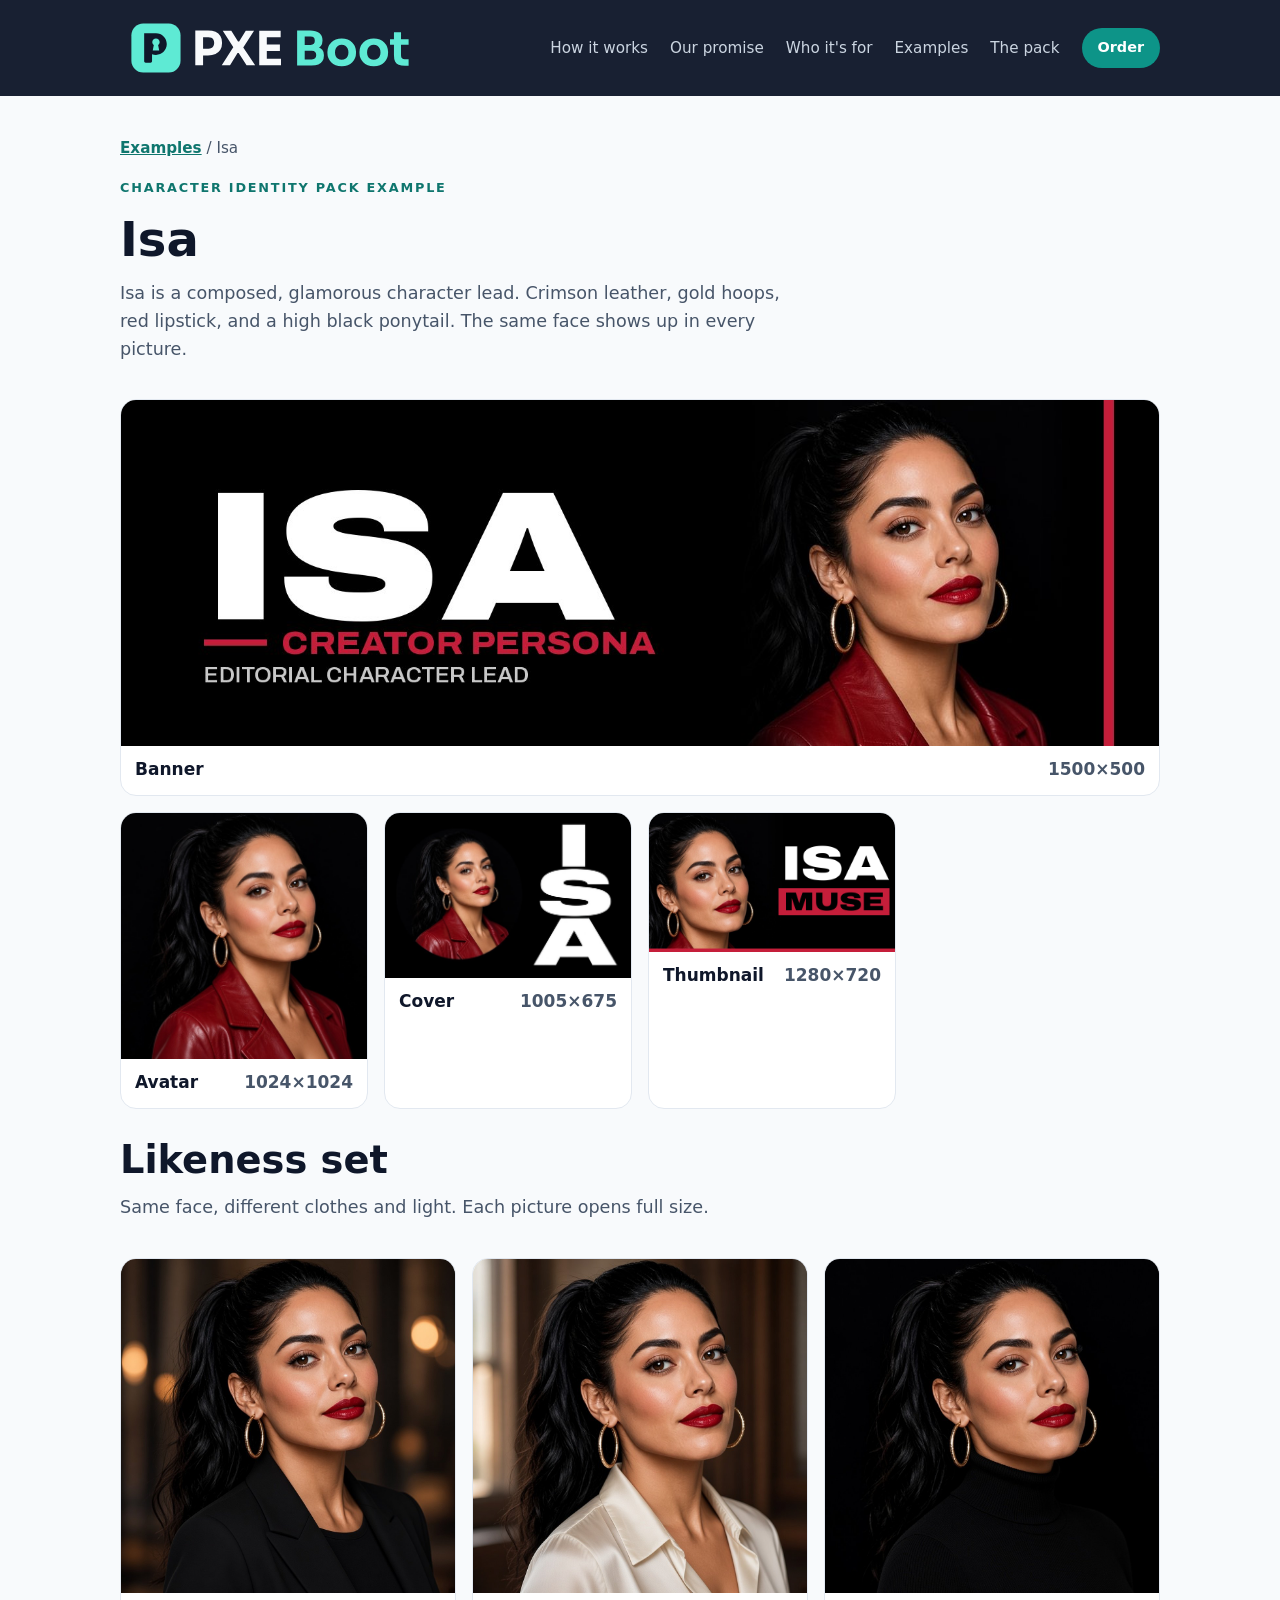
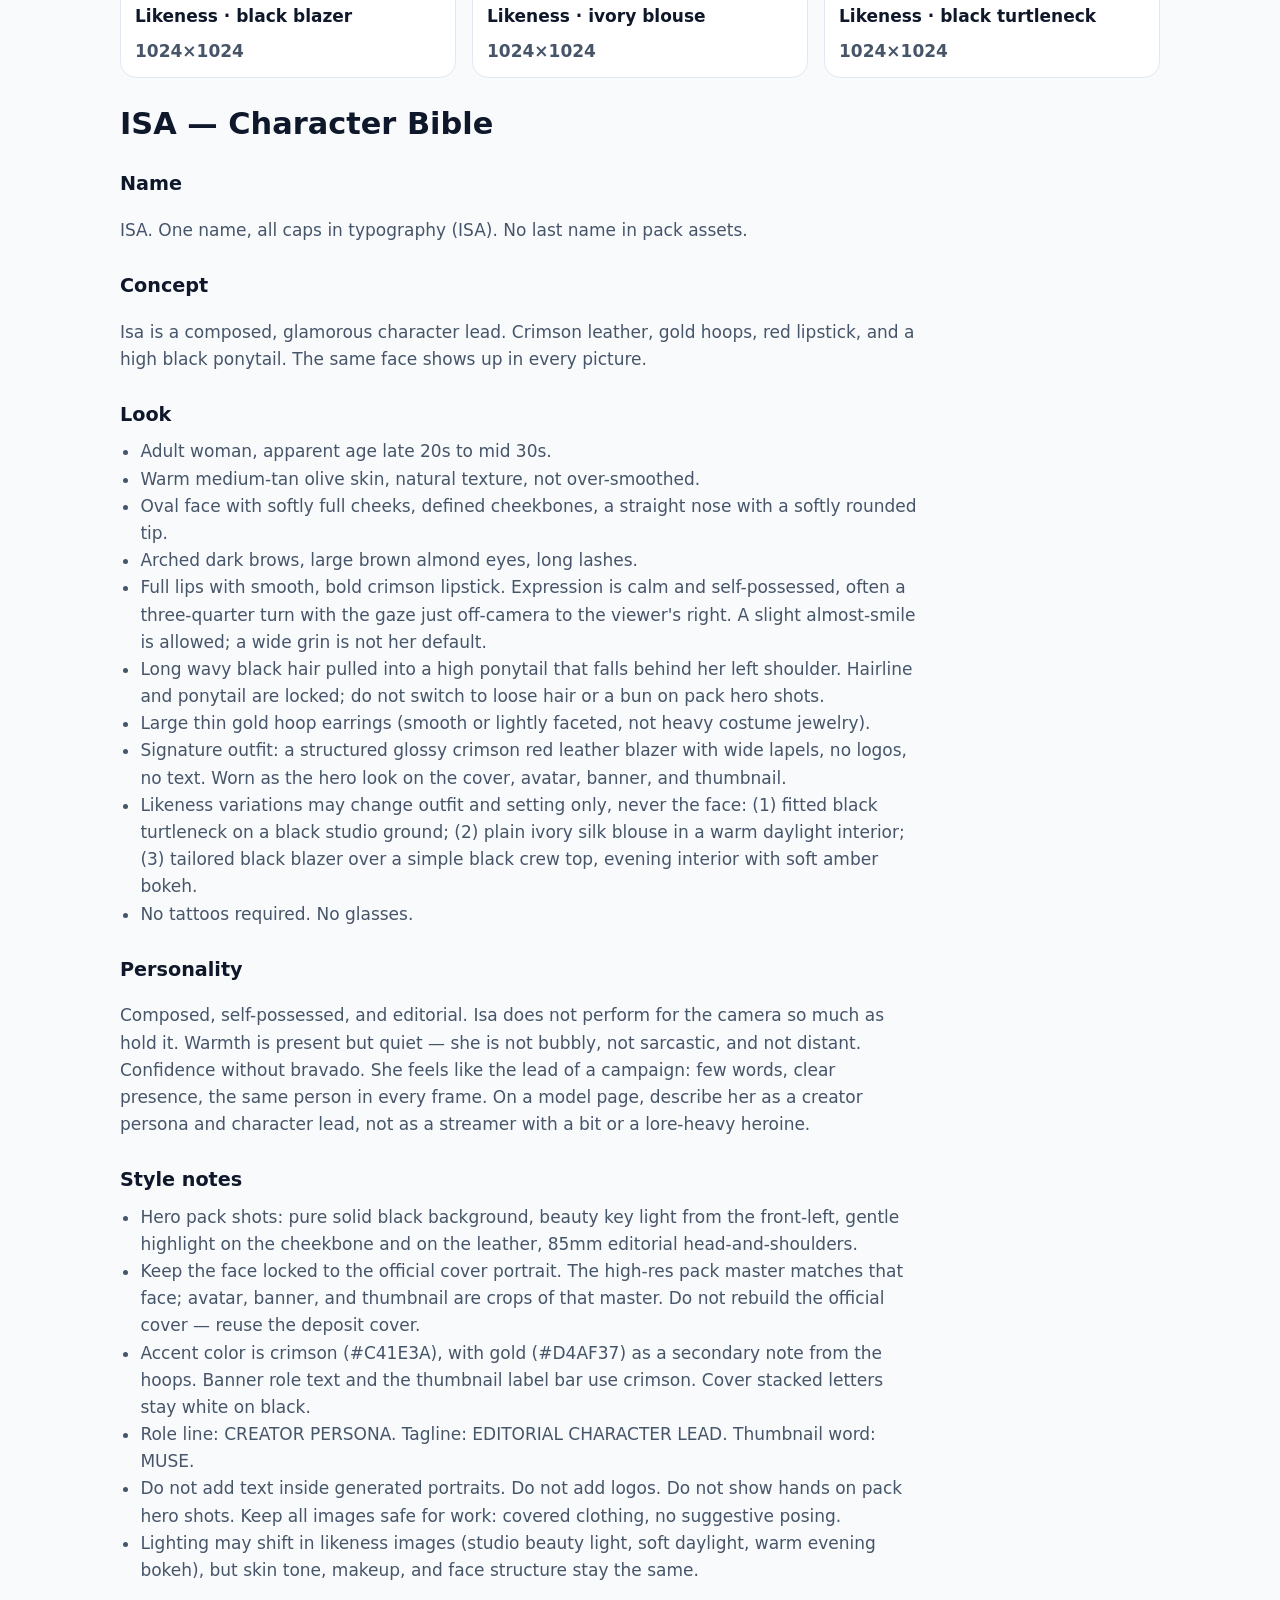
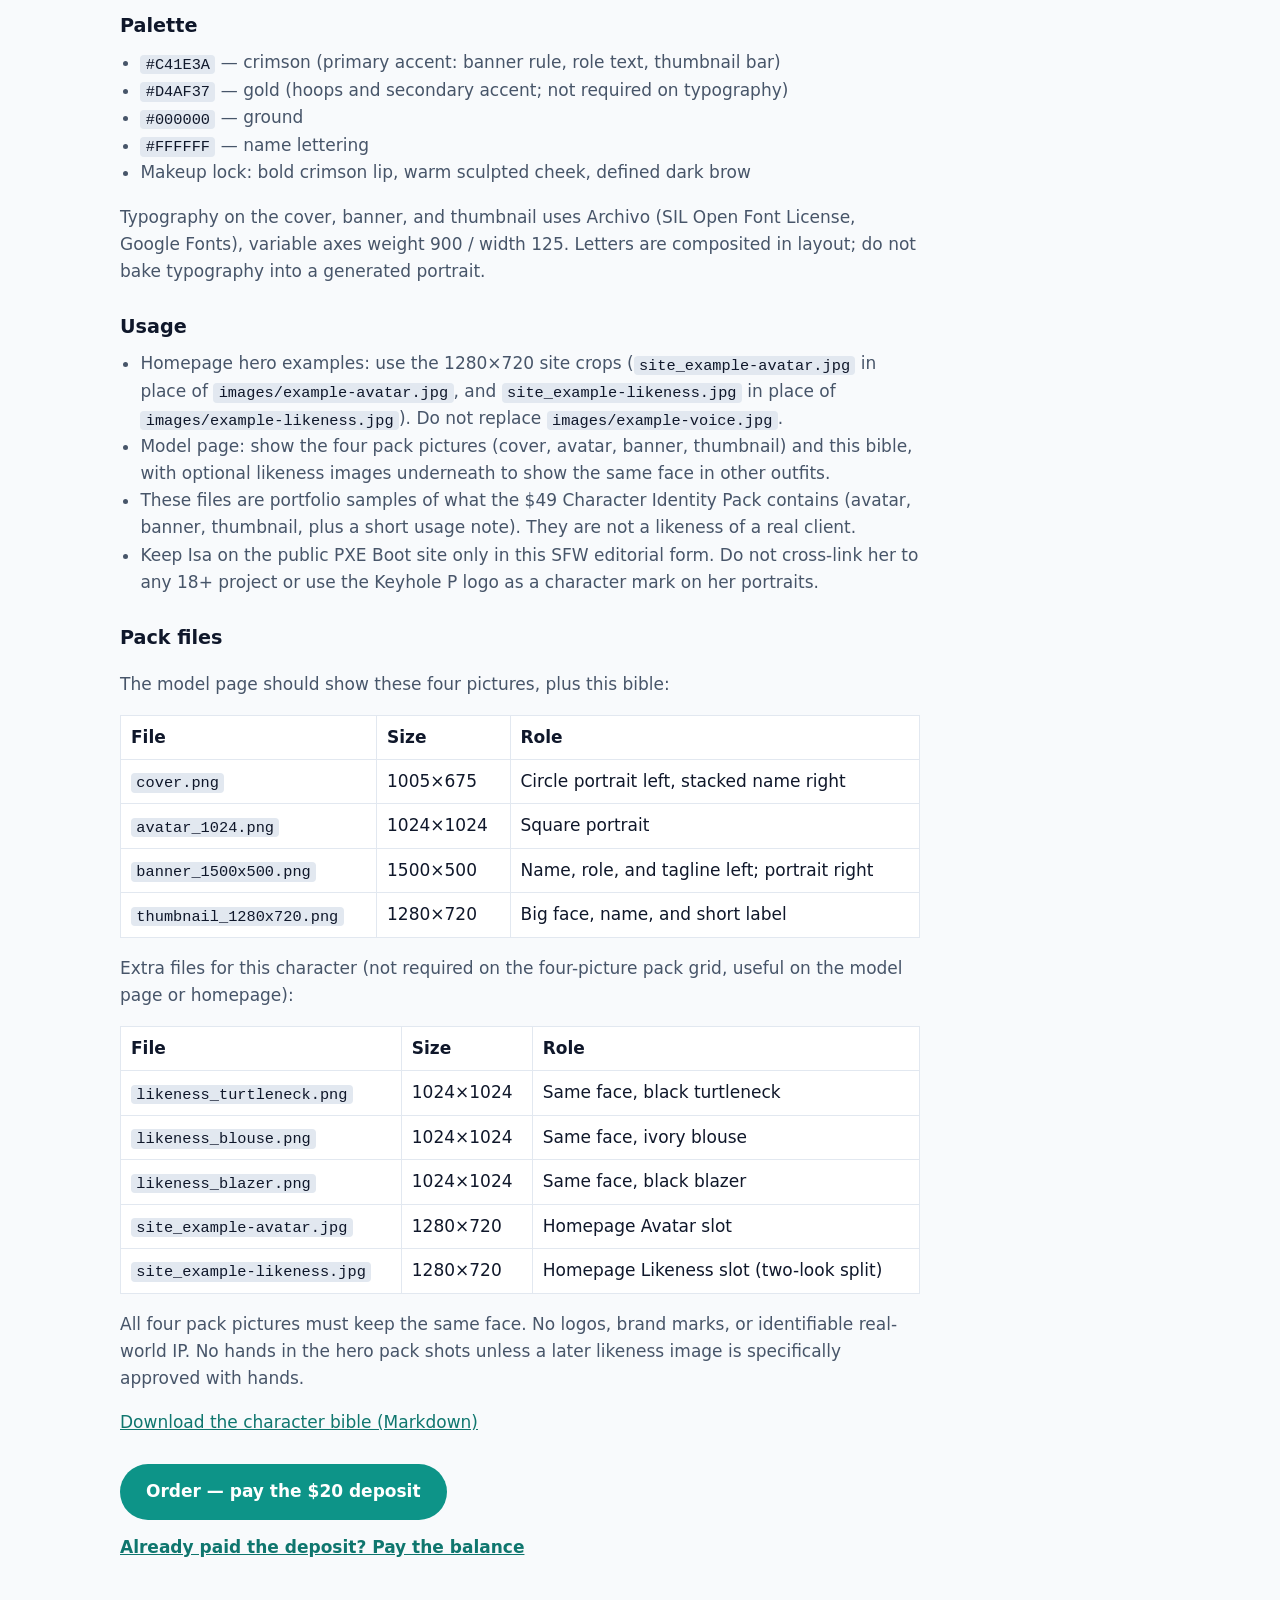
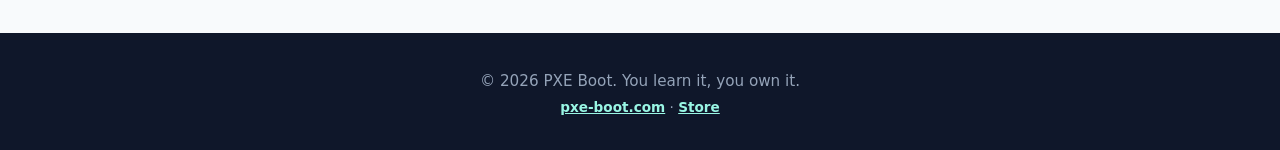
<file: models/isa.html>
<!doctype html>
<html lang="en">
<head>
  <meta charset="utf-8">
  <meta name="viewport" content="width=device-width, initial-scale=1">
  <title>Isa | PXE Boot</title>
  <meta name="description" content="A composed character lead in crimson leather, gold hoops, and a high black ponytail.">
  <meta name="robots" content="noindex, nofollow">
  <link rel="canonical" href="https://pxe-boot.com/models/isa.html">
  <meta name="theme-color" content="#0f172a">
  <link rel="icon" href="../favicon.svg" type="image/svg+xml">
  <link rel="icon" href="../favicon.ico" sizes="any">
  <link rel="icon" href="../favicon-16.png" type="image/png" sizes="16x16">
  <link rel="icon" href="../favicon-32.png" type="image/png" sizes="32x32">
  <link rel="icon" href="../favicon-48.png" type="image/png" sizes="48x48">
  <link rel="icon" href="../icon-512.png" type="image/png" sizes="512x512">
  <link rel="apple-touch-icon" href="../apple-touch-icon.png">
  <link rel="stylesheet" href="../styles.css">
</head>
<body>
  <a class="skip" href="#main">Skip to content</a>
  <header class="top">
    <div class="wrap nav">
      <a class="brand" href="../index.html">
        <picture>
          <source media="(max-width: 959px)" srcset="../brand/lockup-horizontal-small-dark.svg">
          <img src="../brand/lockup-horizontal-dark.svg" width="300" height="72" alt="PXE Boot">
        </picture>
      </a>
      <nav aria-label="Primary">
        <ul>
          <li><a href="../index.html#how">How it works</a></li><li><a href="../index.html#promise">Our promise</a></li><li><a href="../index.html#who">Who it's for</a></li><li><a href="../examples.html">Examples</a></li><li><a href="../index.html#order">The pack</a></li><li><a class="btn small" href="https://pxeboot.gumroad.com/l/dojdxr">Order</a></li>
        </ul>
      </nav>
    </div>
  </header>
  <main id="main" class="page">
    <div class="wrap">
      <p class="crumb"><a href="../examples.html">Examples</a> <span aria-hidden="true">/</span> Isa</p>
      <p class="eyebrow on-light">Character Identity Pack example</p>
      <h1>Isa</h1>
      <p class="lead">Isa is a composed, glamorous character lead. Crimson leather, gold hoops, red lipstick, and a high black ponytail. The same face shows up in every picture.</p>
      <div class="shot-grid" aria-label="Isa pack pictures">
        <a class="shot shot-wide" href="../images/models/isa/banner_1500x500.jpg">
      <img src="../images/models/isa/banner_1500x500.jpg" width="1500" height="500" alt="Isa, a PXE Boot AI character, banner">
      <span class="shot-label">Banner <span>1500×500</span></span>
    </a><a class="shot" href="../images/models/isa/avatar_1024.jpg">
      <img src="../images/models/isa/avatar_1024.jpg" width="1024" height="1024" alt="Isa, a PXE Boot AI character, avatar portrait in a red leather jacket">
      <span class="shot-label">Avatar <span>1024×1024</span></span>
    </a><a class="shot" href="../images/models/isa/cover.jpg">
      <img src="../images/models/isa/cover.jpg" width="1005" height="675" alt="Isa, a PXE Boot AI character, cover">
      <span class="shot-label">Cover <span>1005×675</span></span>
    </a><a class="shot" href="../images/models/isa/thumbnail_1280x720.jpg">
      <img src="../images/models/isa/thumbnail_1280x720.jpg" width="1280" height="720" alt="Isa, a PXE Boot AI character, thumbnail">
      <span class="shot-label">Thumbnail <span>1280×720</span></span>
    </a>
      </div>
      <h2>Likeness set</h2>
    <p class="lead">Same face, different clothes and light. Each picture opens full size.</p>
    <div class="shot-grid"><a class="shot" href="../images/models/isa/likeness_blazer.jpg">
      <img src="../images/models/isa/likeness_blazer.jpg" width="1024" height="1024" alt="Isa likeness, black blazer in an evening interior">
      <span class="shot-label">Likeness · black blazer <span>1024×1024</span></span>
    </a><a class="shot" href="../images/models/isa/likeness_blouse.jpg">
      <img src="../images/models/isa/likeness_blouse.jpg" width="1024" height="1024" alt="Isa likeness, ivory blouse in a daylight interior">
      <span class="shot-label">Likeness · ivory blouse <span>1024×1024</span></span>
    </a><a class="shot" href="../images/models/isa/likeness_turtleneck.jpg">
      <img src="../images/models/isa/likeness_turtleneck.jpg" width="1024" height="1024" alt="Isa likeness, fitted black turtleneck on a studio background">
      <span class="shot-label">Likeness · black turtleneck <span>1024×1024</span></span>
    </a></div>
      <div class="bible">
        <h2>ISA — Character Bible</h2>
<h3>Name</h3>
<p>ISA. One name, all caps in typography (ISA). No last name in pack assets.</p>
<h3>Concept</h3>
<p>Isa is a composed, glamorous character lead. Crimson leather, gold hoops, red lipstick, and a high black ponytail. The same face shows up in every picture.</p>
<h3>Look</h3>
<ul><li>Adult woman, apparent age late 20s to mid 30s.</li><li>Warm medium-tan olive skin, natural texture, not over-smoothed.</li><li>Oval face with softly full cheeks, defined cheekbones, a straight nose with a softly rounded tip.</li><li>Arched dark brows, large brown almond eyes, long lashes.</li><li>Full lips with smooth, bold crimson lipstick. Expression is calm and self-possessed, often a three-quarter turn with the gaze just off-camera to the viewer&#x27;s right. A slight almost-smile is allowed; a wide grin is not her default.</li><li>Long wavy black hair pulled into a high ponytail that falls behind her left shoulder. Hairline and ponytail are locked; do not switch to loose hair or a bun on pack hero shots.</li><li>Large thin gold hoop earrings (smooth or lightly faceted, not heavy costume jewelry).</li><li>Signature outfit: a structured glossy crimson red leather blazer with wide lapels, no logos, no text. Worn as the hero look on the cover, avatar, banner, and thumbnail.</li><li>Likeness variations may change outfit and setting only, never the face: (1) fitted black turtleneck on a black studio ground; (2) plain ivory silk blouse in a warm daylight interior; (3) tailored black blazer over a simple black crew top, evening interior with soft amber bokeh.</li><li>No tattoos required. No glasses.</li></ul>
<h3>Personality</h3>
<p>Composed, self-possessed, and editorial. Isa does not perform for the camera so much as hold it. Warmth is present but quiet — she is not bubbly, not sarcastic, and not distant. Confidence without bravado. She feels like the lead of a campaign: few words, clear presence, the same person in every frame. On a model page, describe her as a creator persona and character lead, not as a streamer with a bit or a lore-heavy heroine.</p>
<h3>Style notes</h3>
<ul><li>Hero pack shots: pure solid black background, beauty key light from the front-left, gentle highlight on the cheekbone and on the leather, 85mm editorial head-and-shoulders.</li><li>Keep the face locked to the official cover portrait. The high-res pack master matches that face; avatar, banner, and thumbnail are crops of that master. Do not rebuild the official cover — reuse the deposit cover.</li><li>Accent color is crimson (#C41E3A), with gold (#D4AF37) as a secondary note from the hoops. Banner role text and the thumbnail label bar use crimson. Cover stacked letters stay white on black.</li><li>Role line: CREATOR PERSONA. Tagline: EDITORIAL CHARACTER LEAD. Thumbnail word: MUSE.</li><li>Do not add text inside generated portraits. Do not add logos. Do not show hands on pack hero shots. Keep all images safe for work: covered clothing, no suggestive posing.</li><li>Lighting may shift in likeness images (studio beauty light, soft daylight, warm evening bokeh), but skin tone, makeup, and face structure stay the same.</li></ul>
<h3>Palette</h3>
<ul><li><code>#C41E3A</code> — crimson (primary accent: banner rule, role text, thumbnail bar)</li><li><code>#D4AF37</code> — gold (hoops and secondary accent; not required on typography)</li><li><code>#000000</code> — ground</li><li><code>#FFFFFF</code> — name lettering</li><li>Makeup lock: bold crimson lip, warm sculpted cheek, defined dark brow</li></ul>
<p>Typography on the cover, banner, and thumbnail uses Archivo (SIL Open Font License, Google Fonts), variable axes weight 900 / width 125. Letters are composited in layout; do not bake typography into a generated portrait.</p>
<h3>Usage</h3>
<ul><li>Homepage hero examples: use the 1280×720 site crops (<code>site_example-avatar.jpg</code> in place of <code>images/example-avatar.jpg</code>, and <code>site_example-likeness.jpg</code> in place of <code>images/example-likeness.jpg</code>). Do not replace <code>images/example-voice.jpg</code>.</li><li>Model page: show the four pack pictures (cover, avatar, banner, thumbnail) and this bible, with optional likeness images underneath to show the same face in other outfits.</li><li>These files are portfolio samples of what the $49 Character Identity Pack contains (avatar, banner, thumbnail, plus a short usage note). They are not a likeness of a real client.</li><li>Keep Isa on the public PXE Boot site only in this SFW editorial form. Do not cross-link her to any 18+ project or use the Keyhole P logo as a character mark on her portraits.</li></ul>
<h3>Pack files</h3>
<p>The model page should show these four pictures, plus this bible:</p>
<div class="bible-table"><table><thead><tr><th>File</th><th>Size</th><th>Role</th></tr></thead><tbody><tr><td><code>cover.png</code></td><td>1005×675</td><td>Circle portrait left, stacked name right</td></tr><tr><td><code>avatar_1024.png</code></td><td>1024×1024</td><td>Square portrait</td></tr><tr><td><code>banner_1500x500.png</code></td><td>1500×500</td><td>Name, role, and tagline left; portrait right</td></tr><tr><td><code>thumbnail_1280x720.png</code></td><td>1280×720</td><td>Big face, name, and short label</td></tr></tbody></table></div>
<p>Extra files for this character (not required on the four-picture pack grid, useful on the model page or homepage):</p>
<div class="bible-table"><table><thead><tr><th>File</th><th>Size</th><th>Role</th></tr></thead><tbody><tr><td><code>likeness_turtleneck.png</code></td><td>1024×1024</td><td>Same face, black turtleneck</td></tr><tr><td><code>likeness_blouse.png</code></td><td>1024×1024</td><td>Same face, ivory blouse</td></tr><tr><td><code>likeness_blazer.png</code></td><td>1024×1024</td><td>Same face, black blazer</td></tr><tr><td><code>site_example-avatar.jpg</code></td><td>1280×720</td><td>Homepage Avatar slot</td></tr><tr><td><code>site_example-likeness.jpg</code></td><td>1280×720</td><td>Homepage Likeness slot (two-look split)</td></tr></tbody></table></div>
<p>All four pack pictures must keep the same face. No logos, brand marks, or identifiable real-world IP. No hands in the hero pack shots unless a later likeness image is specifically approved with hands.</p>
      </div>
      <p class="bible-download"><a href="../images/models/isa/bible.md" download>Download the character bible (Markdown)</a></p>
      <div class="cta-row model-cta">
        <a class="btn" href="https://pxeboot.gumroad.com/l/dojdxr">Order — pay the $20 deposit</a>
      </div>
      <p class="order-secondary"><a href="https://pxeboot.gumroad.com/l/ytuicr">Already paid the deposit? Pay the balance</a></p>
    </div>
  </main>
  <footer class="foot">
    <div class="wrap">
      <p>&copy; <span id="year">2026</span> PXE Boot. You learn it, you own it.</p>
      <p class="small"><a href="https://pxe-boot.com/">pxe-boot.com</a> · <a href="https://pxeboot.gumroad.com">Store</a></p>
    </div>
  </footer>
  <script src="../script.js" defer></script>
</body>
</html>
</file>
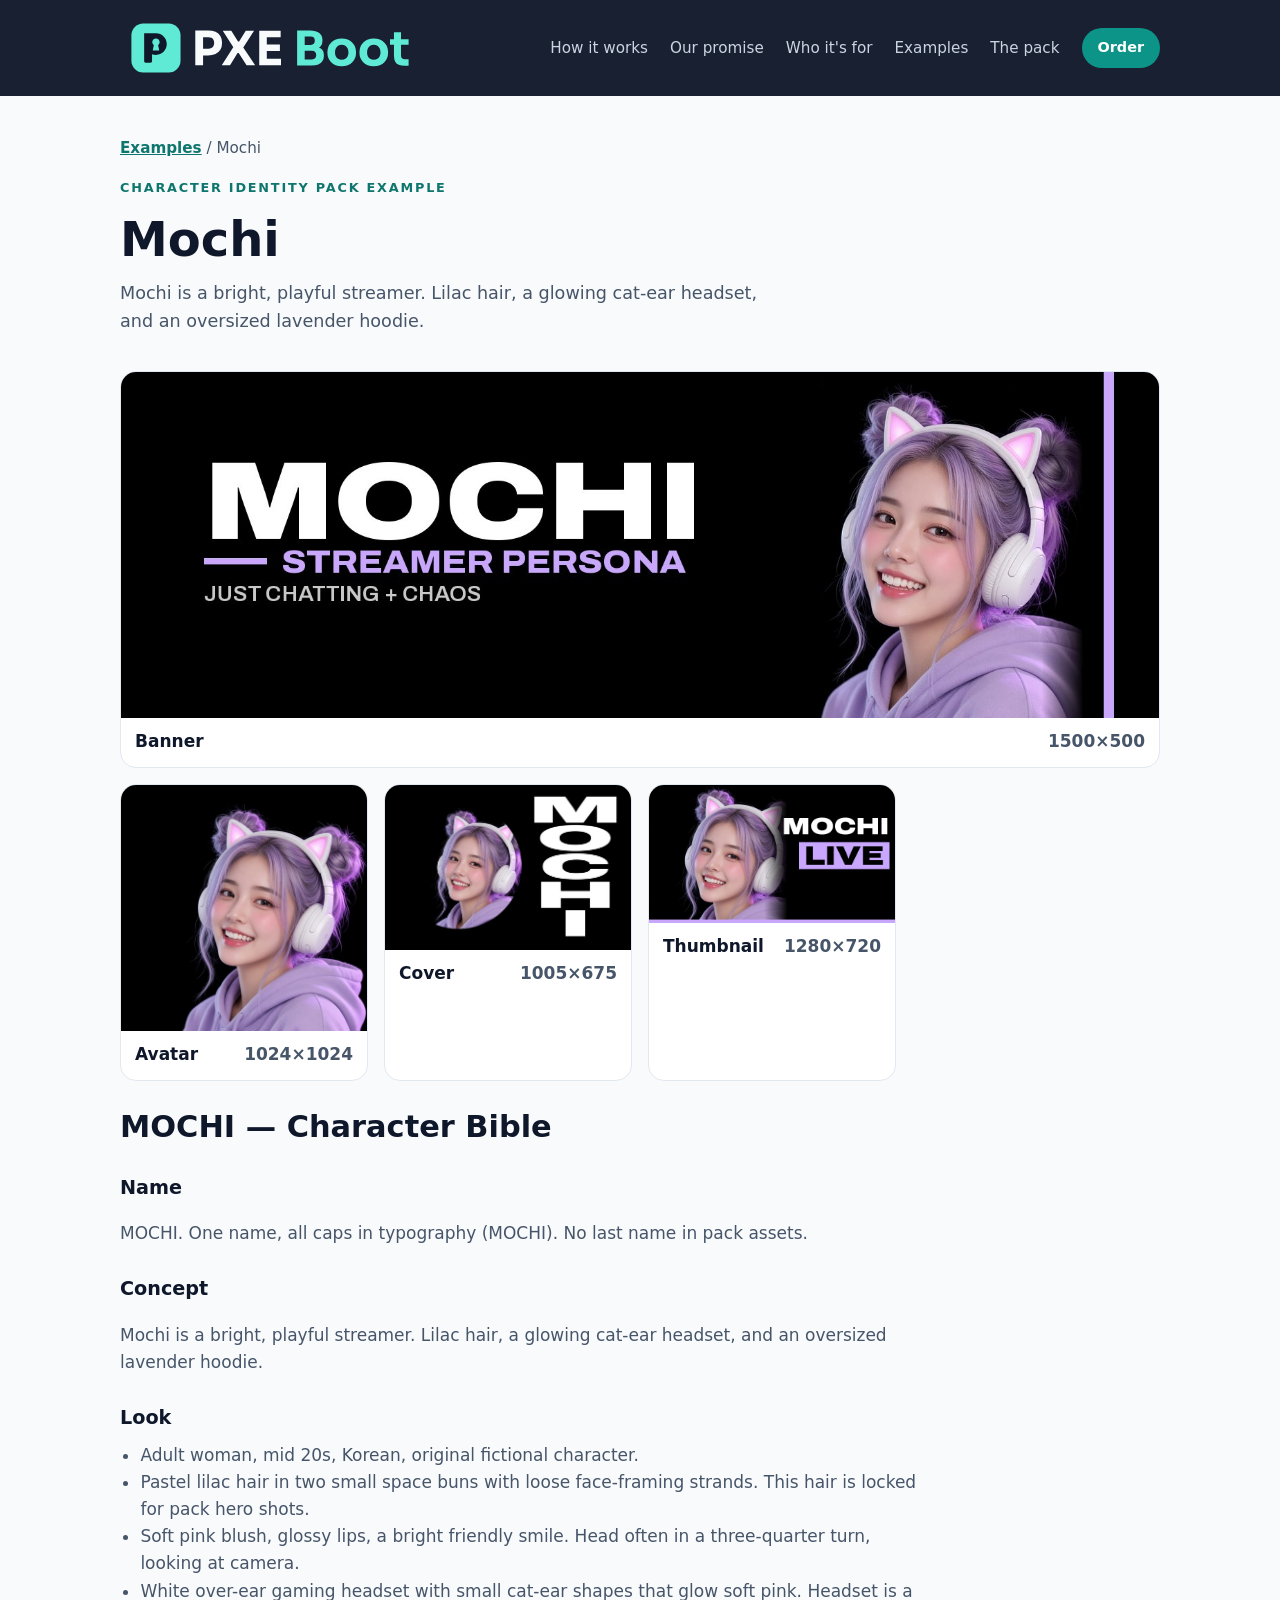
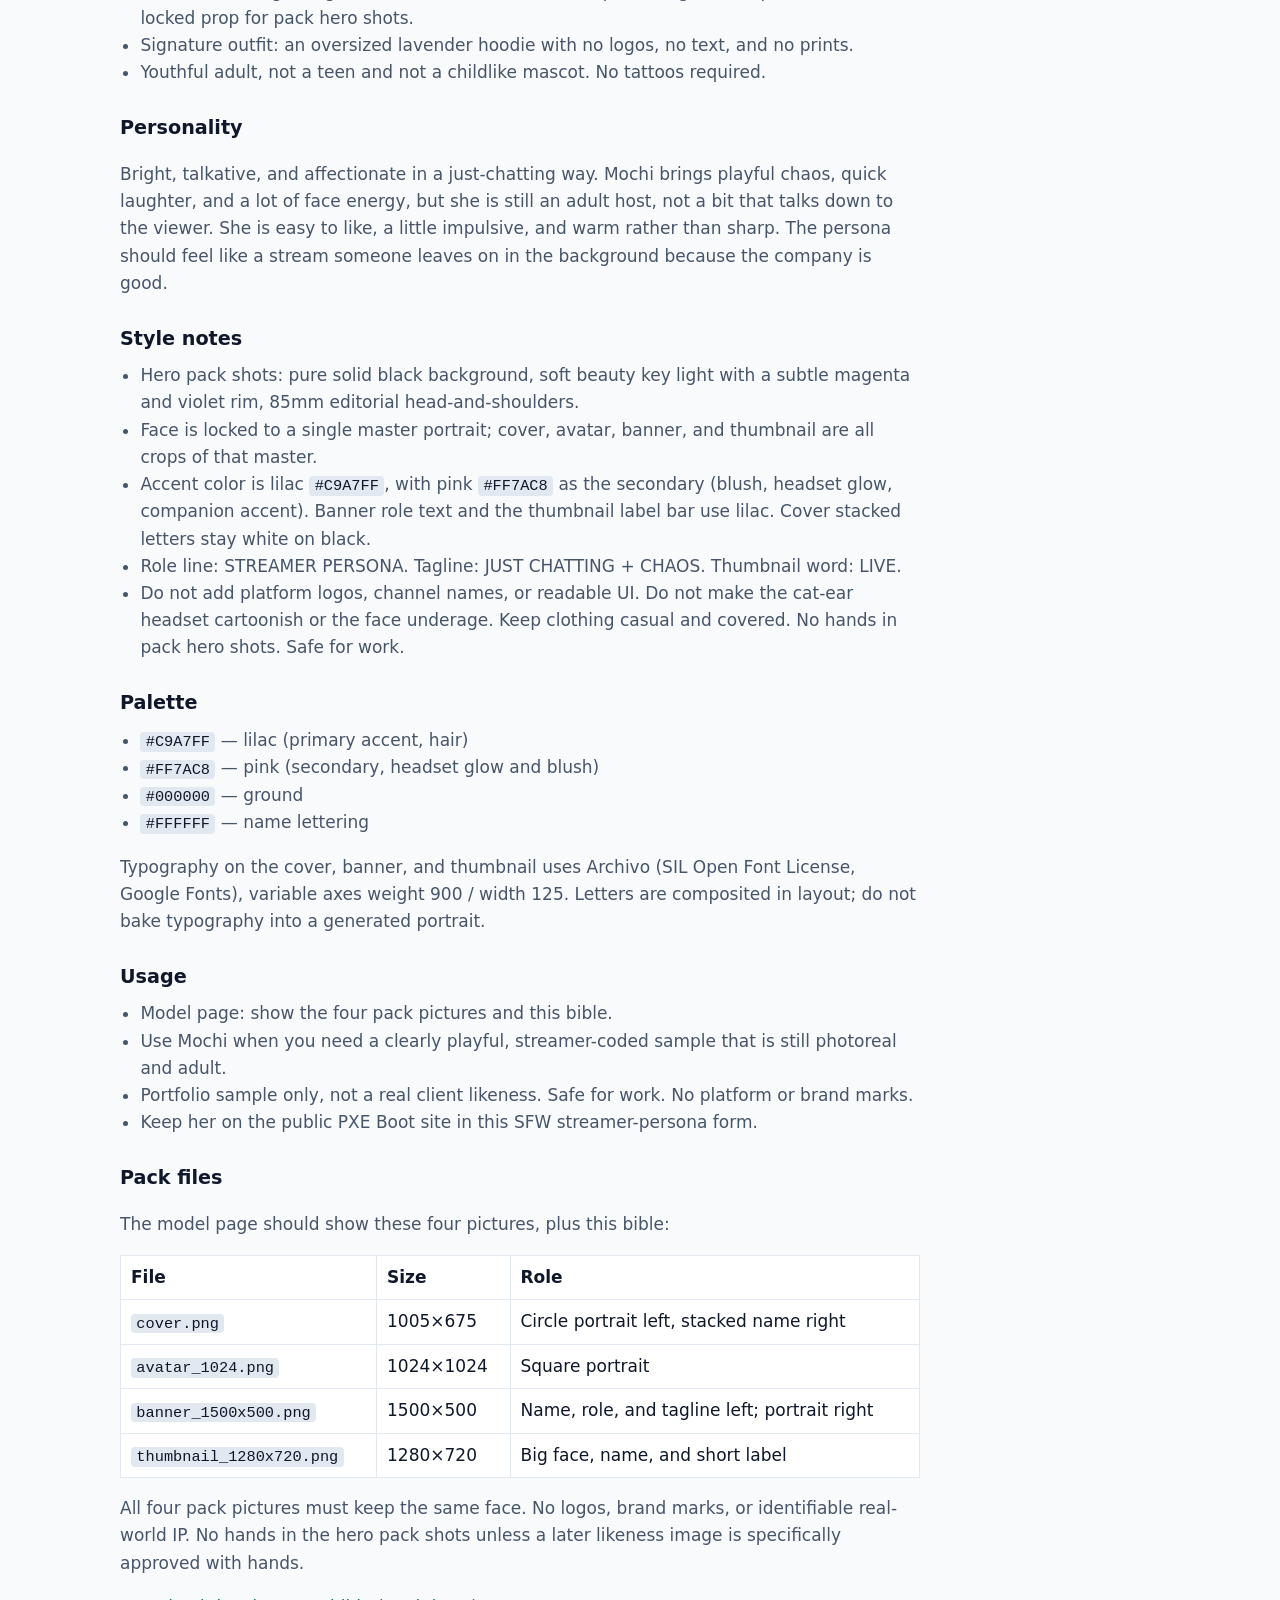
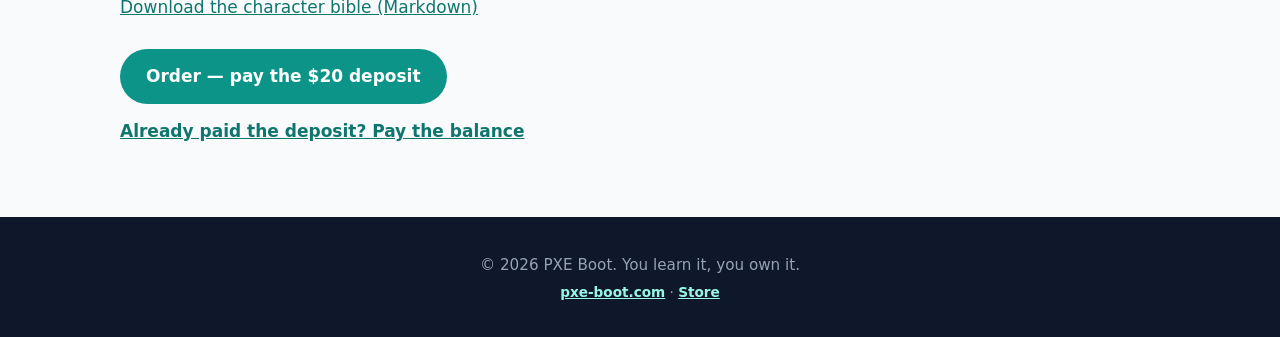
<file: models/mochi.html>
<!doctype html>
<html lang="en">
<head>
  <meta charset="utf-8">
  <meta name="viewport" content="width=device-width, initial-scale=1">
  <title>Mochi | PXE Boot</title>
  <meta name="description" content="A bright streamer with lilac hair, a glowing cat-ear headset, and a lavender hoodie.">
  <meta name="robots" content="noindex, nofollow">
  <link rel="canonical" href="https://pxe-boot.com/models/mochi.html">
  <meta name="theme-color" content="#0f172a">
  <link rel="icon" href="../favicon.svg" type="image/svg+xml">
  <link rel="icon" href="../favicon.ico" sizes="any">
  <link rel="icon" href="../favicon-16.png" type="image/png" sizes="16x16">
  <link rel="icon" href="../favicon-32.png" type="image/png" sizes="32x32">
  <link rel="icon" href="../favicon-48.png" type="image/png" sizes="48x48">
  <link rel="icon" href="../icon-512.png" type="image/png" sizes="512x512">
  <link rel="apple-touch-icon" href="../apple-touch-icon.png">
  <link rel="stylesheet" href="../styles.css">
</head>
<body>
  <a class="skip" href="#main">Skip to content</a>
  <header class="top">
    <div class="wrap nav">
      <a class="brand" href="../index.html">
        <picture>
          <source media="(max-width: 959px)" srcset="../brand/lockup-horizontal-small-dark.svg">
          <img src="../brand/lockup-horizontal-dark.svg" width="300" height="72" alt="PXE Boot">
        </picture>
      </a>
      <nav aria-label="Primary">
        <ul>
          <li><a href="../index.html#how">How it works</a></li><li><a href="../index.html#promise">Our promise</a></li><li><a href="../index.html#who">Who it's for</a></li><li><a href="../examples.html">Examples</a></li><li><a href="../index.html#order">The pack</a></li><li><a class="btn small" href="https://pxeboot.gumroad.com/l/dojdxr">Order</a></li>
        </ul>
      </nav>
    </div>
  </header>
  <main id="main" class="page">
    <div class="wrap">
      <p class="crumb"><a href="../examples.html">Examples</a> <span aria-hidden="true">/</span> Mochi</p>
      <p class="eyebrow on-light">Character Identity Pack example</p>
      <h1>Mochi</h1>
      <p class="lead">Mochi is a bright, playful streamer. Lilac hair, a glowing cat-ear headset, and an oversized lavender hoodie.</p>
      <div class="shot-grid" aria-label="Mochi pack pictures">
        <a class="shot shot-wide" href="../images/models/mochi/banner_1500x500.jpg">
      <img src="../images/models/mochi/banner_1500x500.jpg" width="1500" height="500" alt="Mochi, a PXE Boot AI character, banner">
      <span class="shot-label">Banner <span>1500×500</span></span>
    </a><a class="shot" href="../images/models/mochi/avatar_1024.jpg">
      <img src="../images/models/mochi/avatar_1024.jpg" width="1024" height="1024" alt="Mochi, a PXE Boot AI character, avatar portrait">
      <span class="shot-label">Avatar <span>1024×1024</span></span>
    </a><a class="shot" href="../images/models/mochi/cover.jpg">
      <img src="../images/models/mochi/cover.jpg" width="1005" height="675" alt="Mochi, a PXE Boot AI character, cover">
      <span class="shot-label">Cover <span>1005×675</span></span>
    </a><a class="shot" href="../images/models/mochi/thumbnail_1280x720.jpg">
      <img src="../images/models/mochi/thumbnail_1280x720.jpg" width="1280" height="720" alt="Mochi, a PXE Boot AI character, thumbnail">
      <span class="shot-label">Thumbnail <span>1280×720</span></span>
    </a>
      </div>
      
      <div class="bible">
        <h2>MOCHI — Character Bible</h2>
<h3>Name</h3>
<p>MOCHI. One name, all caps in typography (MOCHI). No last name in pack assets.</p>
<h3>Concept</h3>
<p>Mochi is a bright, playful streamer. Lilac hair, a glowing cat-ear headset, and an oversized lavender hoodie.</p>
<h3>Look</h3>
<ul><li>Adult woman, mid 20s, Korean, original fictional character.</li><li>Pastel lilac hair in two small space buns with loose face-framing strands. This hair is locked for pack hero shots.</li><li>Soft pink blush, glossy lips, a bright friendly smile. Head often in a three-quarter turn, looking at camera.</li><li>White over-ear gaming headset with small cat-ear shapes that glow soft pink. Headset is a locked prop for pack hero shots.</li><li>Signature outfit: an oversized lavender hoodie with no logos, no text, and no prints.</li><li>Youthful adult, not a teen and not a childlike mascot. No tattoos required.</li></ul>
<h3>Personality</h3>
<p>Bright, talkative, and affectionate in a just-chatting way. Mochi brings playful chaos, quick laughter, and a lot of face energy, but she is still an adult host, not a bit that talks down to the viewer. She is easy to like, a little impulsive, and warm rather than sharp. The persona should feel like a stream someone leaves on in the background because the company is good.</p>
<h3>Style notes</h3>
<ul><li>Hero pack shots: pure solid black background, soft beauty key light with a subtle magenta and violet rim, 85mm editorial head-and-shoulders.</li><li>Face is locked to a single master portrait; cover, avatar, banner, and thumbnail are all crops of that master.</li><li>Accent color is lilac <code>#C9A7FF</code>, with pink <code>#FF7AC8</code> as the secondary (blush, headset glow, companion accent). Banner role text and the thumbnail label bar use lilac. Cover stacked letters stay white on black.</li><li>Role line: STREAMER PERSONA. Tagline: JUST CHATTING + CHAOS. Thumbnail word: LIVE.</li><li>Do not add platform logos, channel names, or readable UI. Do not make the cat-ear headset cartoonish or the face underage. Keep clothing casual and covered. No hands in pack hero shots. Safe for work.</li></ul>
<h3>Palette</h3>
<ul><li><code>#C9A7FF</code> — lilac (primary accent, hair)</li><li><code>#FF7AC8</code> — pink (secondary, headset glow and blush)</li><li><code>#000000</code> — ground</li><li><code>#FFFFFF</code> — name lettering</li></ul>
<p>Typography on the cover, banner, and thumbnail uses Archivo (SIL Open Font License, Google Fonts), variable axes weight 900 / width 125. Letters are composited in layout; do not bake typography into a generated portrait.</p>
<h3>Usage</h3>
<ul><li>Model page: show the four pack pictures and this bible.</li><li>Use Mochi when you need a clearly playful, streamer-coded sample that is still photoreal and adult.</li><li>Portfolio sample only, not a real client likeness. Safe for work. No platform or brand marks.</li><li>Keep her on the public PXE Boot site in this SFW streamer-persona form.</li></ul>
<h3>Pack files</h3>
<p>The model page should show these four pictures, plus this bible:</p>
<div class="bible-table"><table><thead><tr><th>File</th><th>Size</th><th>Role</th></tr></thead><tbody><tr><td><code>cover.png</code></td><td>1005×675</td><td>Circle portrait left, stacked name right</td></tr><tr><td><code>avatar_1024.png</code></td><td>1024×1024</td><td>Square portrait</td></tr><tr><td><code>banner_1500x500.png</code></td><td>1500×500</td><td>Name, role, and tagline left; portrait right</td></tr><tr><td><code>thumbnail_1280x720.png</code></td><td>1280×720</td><td>Big face, name, and short label</td></tr></tbody></table></div>
<p>All four pack pictures must keep the same face. No logos, brand marks, or identifiable real-world IP. No hands in the hero pack shots unless a later likeness image is specifically approved with hands.</p>
      </div>
      <p class="bible-download"><a href="../images/models/mochi/bible.md" download>Download the character bible (Markdown)</a></p>
      <div class="cta-row model-cta">
        <a class="btn" href="https://pxeboot.gumroad.com/l/dojdxr">Order — pay the $20 deposit</a>
      </div>
      <p class="order-secondary"><a href="https://pxeboot.gumroad.com/l/ytuicr">Already paid the deposit? Pay the balance</a></p>
    </div>
  </main>
  <footer class="foot">
    <div class="wrap">
      <p>&copy; <span id="year">2026</span> PXE Boot. You learn it, you own it.</p>
      <p class="small"><a href="https://pxe-boot.com/">pxe-boot.com</a> · <a href="https://pxeboot.gumroad.com">Store</a></p>
    </div>
  </footer>
  <script src="../script.js" defer></script>
</body>
</html>
</file>
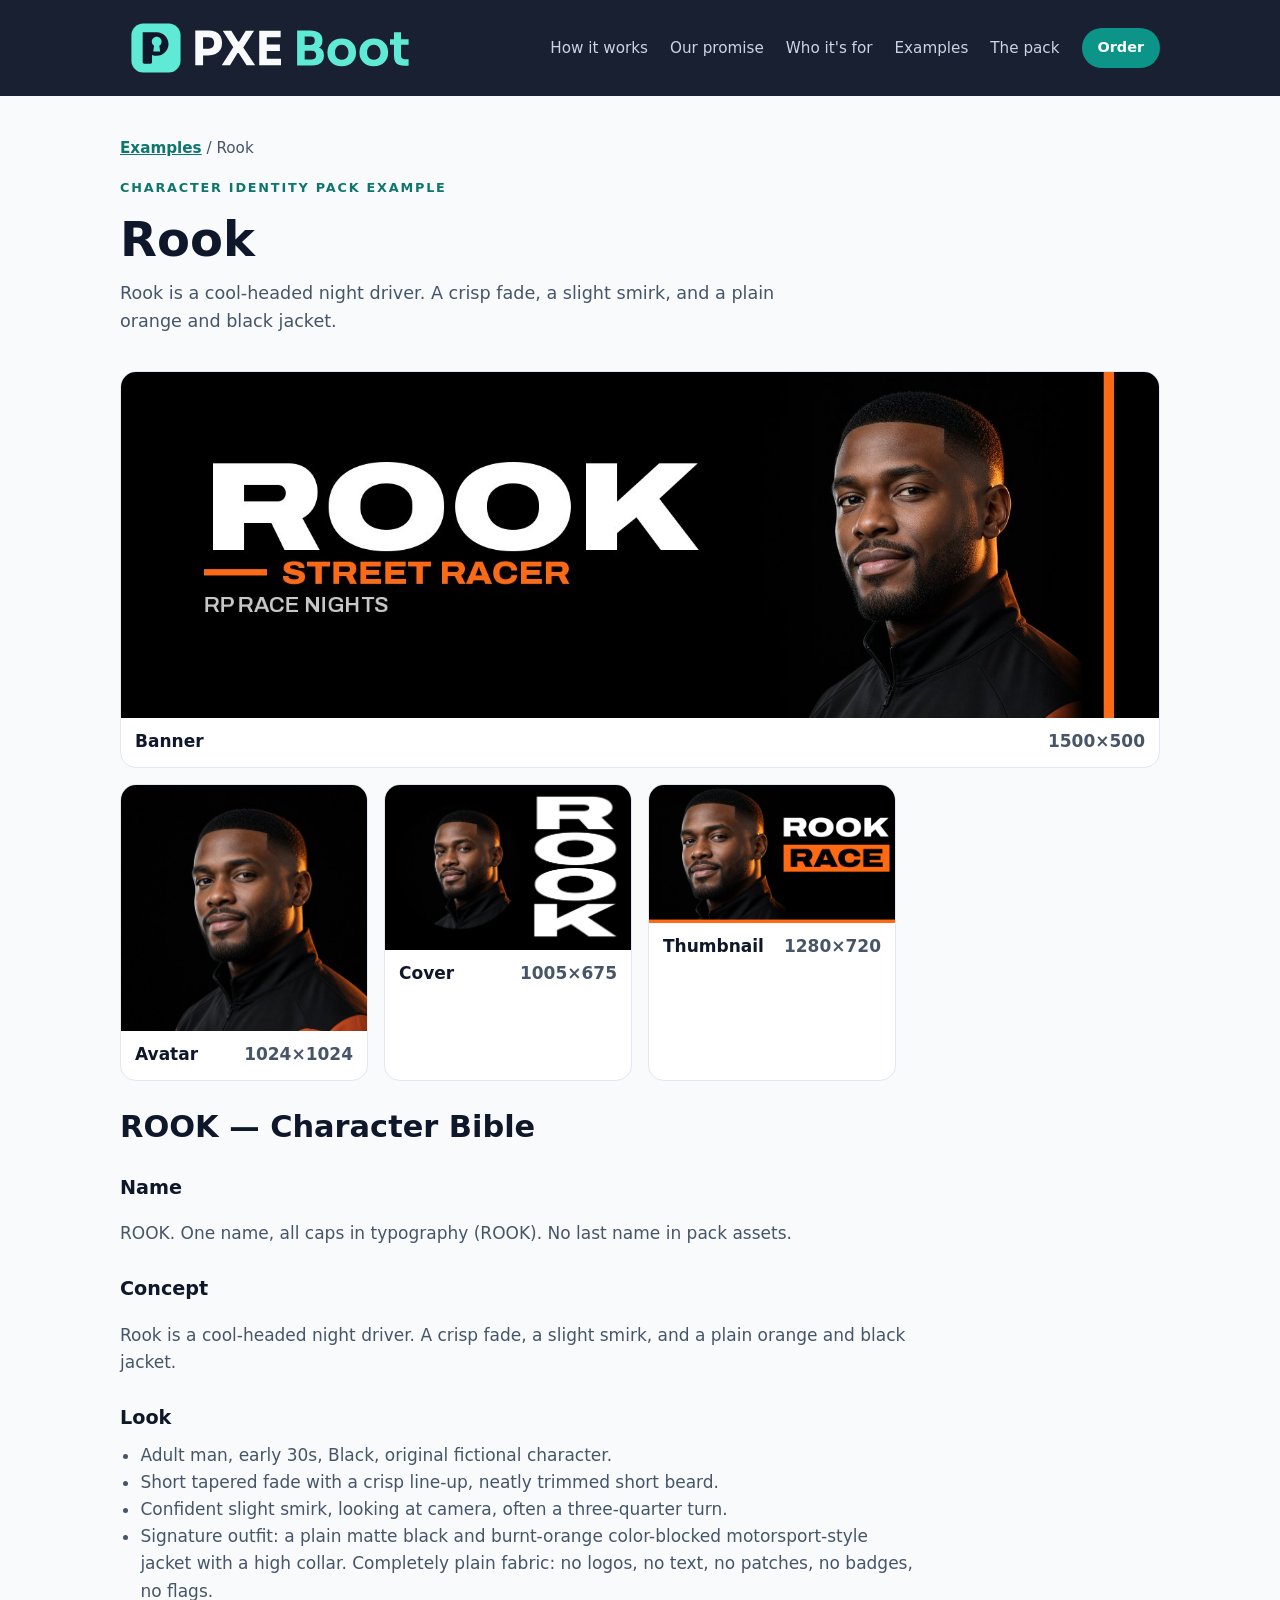
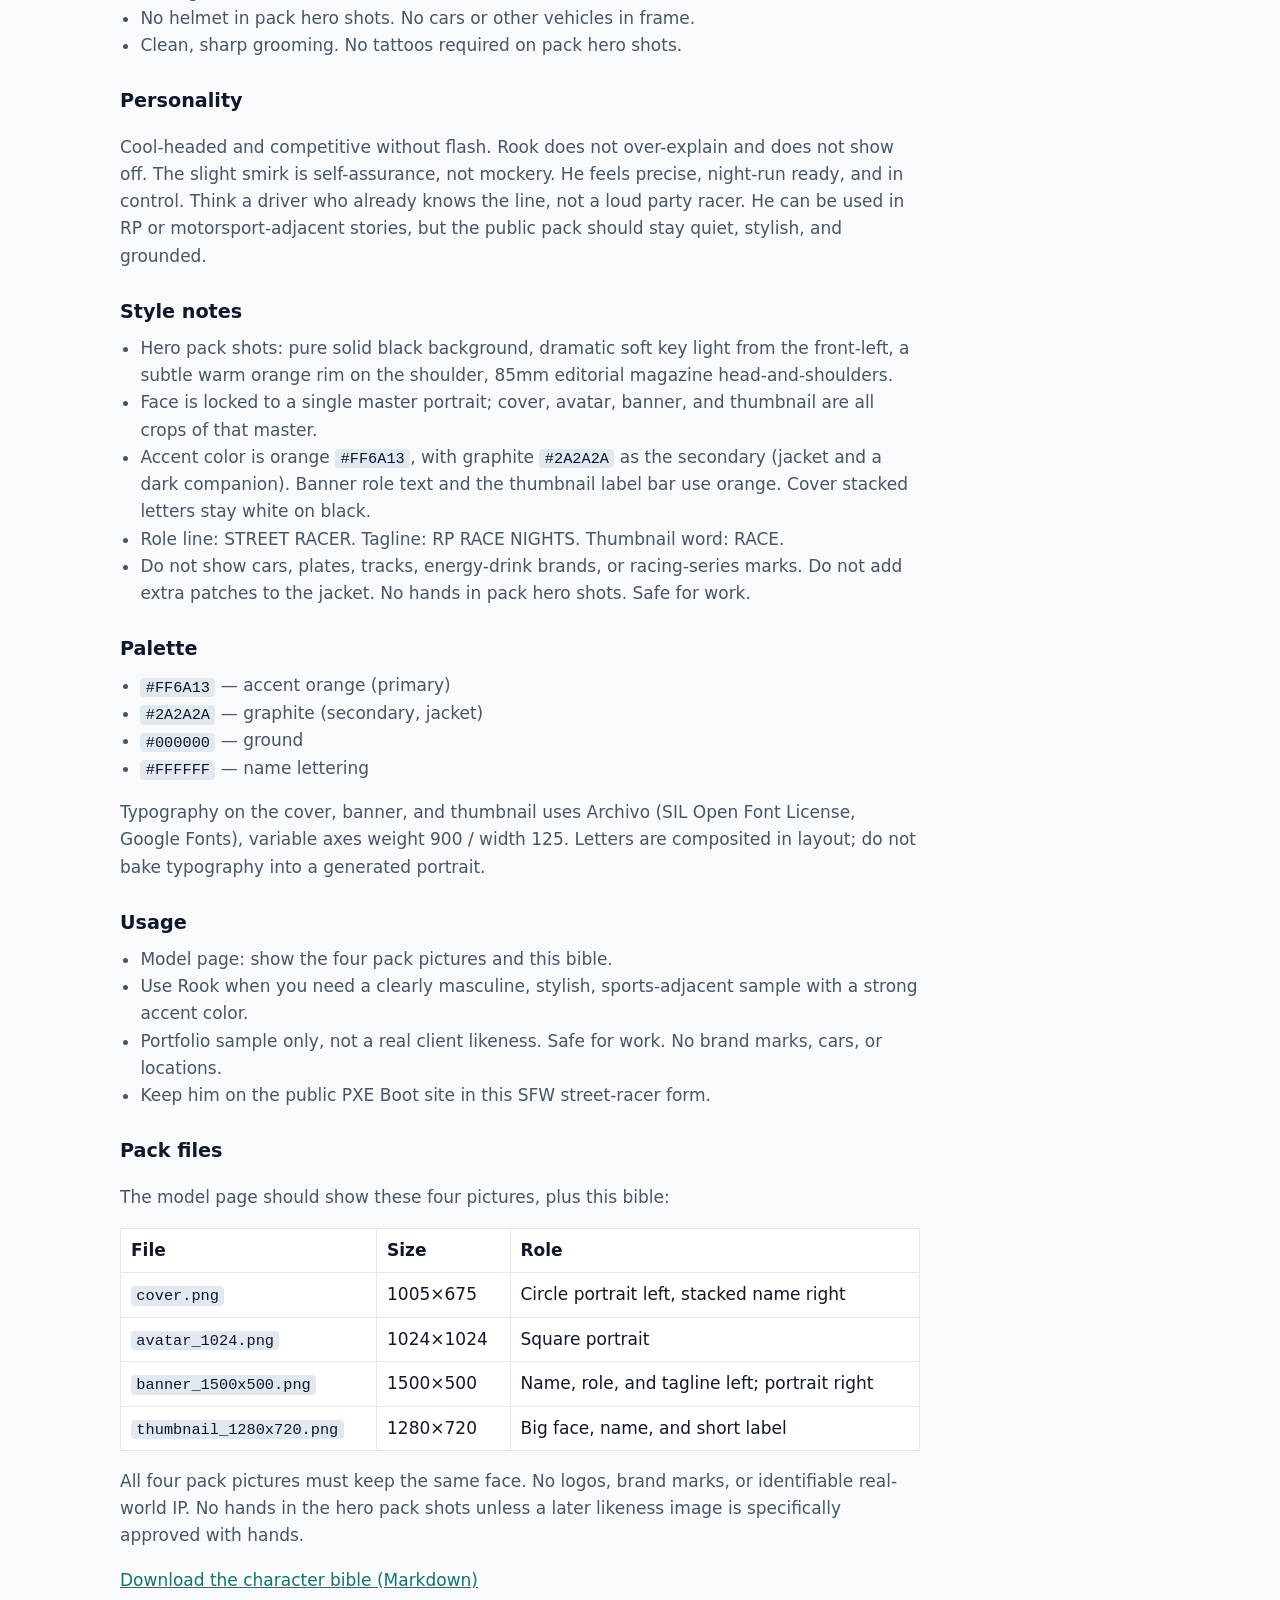
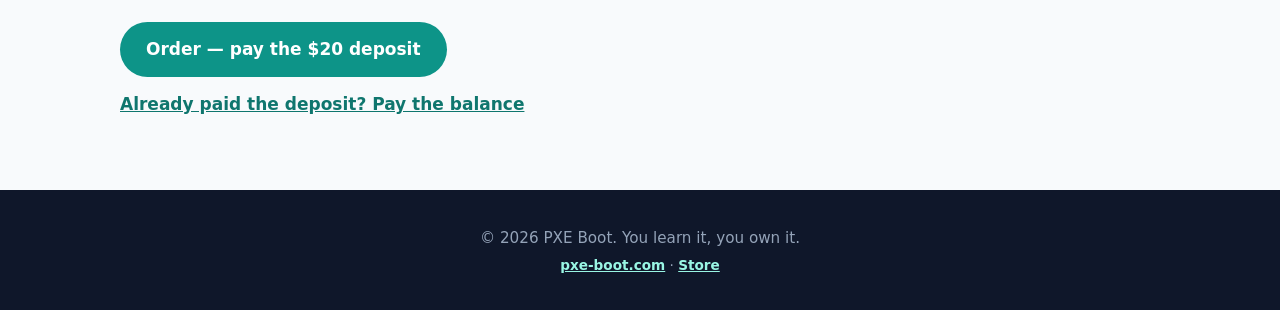
<file: models/rook.html>
<!doctype html>
<html lang="en">
<head>
  <meta charset="utf-8">
  <meta name="viewport" content="width=device-width, initial-scale=1">
  <title>Rook | PXE Boot</title>
  <meta name="description" content="A cool-headed night driver in a plain orange and black jacket.">
  <meta name="robots" content="noindex, nofollow">
  <link rel="canonical" href="https://pxe-boot.com/models/rook.html">
  <meta name="theme-color" content="#0f172a">
  <link rel="icon" href="../favicon.svg" type="image/svg+xml">
  <link rel="icon" href="../favicon.ico" sizes="any">
  <link rel="icon" href="../favicon-16.png" type="image/png" sizes="16x16">
  <link rel="icon" href="../favicon-32.png" type="image/png" sizes="32x32">
  <link rel="icon" href="../favicon-48.png" type="image/png" sizes="48x48">
  <link rel="icon" href="../icon-512.png" type="image/png" sizes="512x512">
  <link rel="apple-touch-icon" href="../apple-touch-icon.png">
  <link rel="stylesheet" href="../styles.css">
</head>
<body>
  <a class="skip" href="#main">Skip to content</a>
  <header class="top">
    <div class="wrap nav">
      <a class="brand" href="../index.html">
        <picture>
          <source media="(max-width: 959px)" srcset="../brand/lockup-horizontal-small-dark.svg">
          <img src="../brand/lockup-horizontal-dark.svg" width="300" height="72" alt="PXE Boot">
        </picture>
      </a>
      <nav aria-label="Primary">
        <ul>
          <li><a href="../index.html#how">How it works</a></li><li><a href="../index.html#promise">Our promise</a></li><li><a href="../index.html#who">Who it's for</a></li><li><a href="../examples.html">Examples</a></li><li><a href="../index.html#order">The pack</a></li><li><a class="btn small" href="https://pxeboot.gumroad.com/l/dojdxr">Order</a></li>
        </ul>
      </nav>
    </div>
  </header>
  <main id="main" class="page">
    <div class="wrap">
      <p class="crumb"><a href="../examples.html">Examples</a> <span aria-hidden="true">/</span> Rook</p>
      <p class="eyebrow on-light">Character Identity Pack example</p>
      <h1>Rook</h1>
      <p class="lead">Rook is a cool-headed night driver. A crisp fade, a slight smirk, and a plain orange and black jacket.</p>
      <div class="shot-grid" aria-label="Rook pack pictures">
        <a class="shot shot-wide" href="../images/models/rook/banner_1500x500.jpg">
      <img src="../images/models/rook/banner_1500x500.jpg" width="1500" height="500" alt="Rook, a PXE Boot AI character, banner">
      <span class="shot-label">Banner <span>1500×500</span></span>
    </a><a class="shot" href="../images/models/rook/avatar_1024.jpg">
      <img src="../images/models/rook/avatar_1024.jpg" width="1024" height="1024" alt="Rook, a PXE Boot AI character, avatar portrait">
      <span class="shot-label">Avatar <span>1024×1024</span></span>
    </a><a class="shot" href="../images/models/rook/cover.jpg">
      <img src="../images/models/rook/cover.jpg" width="1005" height="675" alt="Rook, a PXE Boot AI character, cover">
      <span class="shot-label">Cover <span>1005×675</span></span>
    </a><a class="shot" href="../images/models/rook/thumbnail_1280x720.jpg">
      <img src="../images/models/rook/thumbnail_1280x720.jpg" width="1280" height="720" alt="Rook, a PXE Boot AI character, thumbnail">
      <span class="shot-label">Thumbnail <span>1280×720</span></span>
    </a>
      </div>
      
      <div class="bible">
        <h2>ROOK — Character Bible</h2>
<h3>Name</h3>
<p>ROOK. One name, all caps in typography (ROOK). No last name in pack assets.</p>
<h3>Concept</h3>
<p>Rook is a cool-headed night driver. A crisp fade, a slight smirk, and a plain orange and black jacket.</p>
<h3>Look</h3>
<ul><li>Adult man, early 30s, Black, original fictional character.</li><li>Short tapered fade with a crisp line-up, neatly trimmed short beard.</li><li>Confident slight smirk, looking at camera, often a three-quarter turn.</li><li>Signature outfit: a plain matte black and burnt-orange color-blocked motorsport-style jacket with a high collar. Completely plain fabric: no logos, no text, no patches, no badges, no flags.</li><li>No helmet in pack hero shots. No cars or other vehicles in frame.</li><li>Clean, sharp grooming. No tattoos required on pack hero shots.</li></ul>
<h3>Personality</h3>
<p>Cool-headed and competitive without flash. Rook does not over-explain and does not show off. The slight smirk is self-assurance, not mockery. He feels precise, night-run ready, and in control. Think a driver who already knows the line, not a loud party racer. He can be used in RP or motorsport-adjacent stories, but the public pack should stay quiet, stylish, and grounded.</p>
<h3>Style notes</h3>
<ul><li>Hero pack shots: pure solid black background, dramatic soft key light from the front-left, a subtle warm orange rim on the shoulder, 85mm editorial magazine head-and-shoulders.</li><li>Face is locked to a single master portrait; cover, avatar, banner, and thumbnail are all crops of that master.</li><li>Accent color is orange <code>#FF6A13</code>, with graphite <code>#2A2A2A</code> as the secondary (jacket and a dark companion). Banner role text and the thumbnail label bar use orange. Cover stacked letters stay white on black.</li><li>Role line: STREET RACER. Tagline: RP RACE NIGHTS. Thumbnail word: RACE.</li><li>Do not show cars, plates, tracks, energy-drink brands, or racing-series marks. Do not add extra patches to the jacket. No hands in pack hero shots. Safe for work.</li></ul>
<h3>Palette</h3>
<ul><li><code>#FF6A13</code> — accent orange (primary)</li><li><code>#2A2A2A</code> — graphite (secondary, jacket)</li><li><code>#000000</code> — ground</li><li><code>#FFFFFF</code> — name lettering</li></ul>
<p>Typography on the cover, banner, and thumbnail uses Archivo (SIL Open Font License, Google Fonts), variable axes weight 900 / width 125. Letters are composited in layout; do not bake typography into a generated portrait.</p>
<h3>Usage</h3>
<ul><li>Model page: show the four pack pictures and this bible.</li><li>Use Rook when you need a clearly masculine, stylish, sports-adjacent sample with a strong accent color.</li><li>Portfolio sample only, not a real client likeness. Safe for work. No brand marks, cars, or locations.</li><li>Keep him on the public PXE Boot site in this SFW street-racer form.</li></ul>
<h3>Pack files</h3>
<p>The model page should show these four pictures, plus this bible:</p>
<div class="bible-table"><table><thead><tr><th>File</th><th>Size</th><th>Role</th></tr></thead><tbody><tr><td><code>cover.png</code></td><td>1005×675</td><td>Circle portrait left, stacked name right</td></tr><tr><td><code>avatar_1024.png</code></td><td>1024×1024</td><td>Square portrait</td></tr><tr><td><code>banner_1500x500.png</code></td><td>1500×500</td><td>Name, role, and tagline left; portrait right</td></tr><tr><td><code>thumbnail_1280x720.png</code></td><td>1280×720</td><td>Big face, name, and short label</td></tr></tbody></table></div>
<p>All four pack pictures must keep the same face. No logos, brand marks, or identifiable real-world IP. No hands in the hero pack shots unless a later likeness image is specifically approved with hands.</p>
      </div>
      <p class="bible-download"><a href="../images/models/rook/bible.md" download>Download the character bible (Markdown)</a></p>
      <div class="cta-row model-cta">
        <a class="btn" href="https://pxeboot.gumroad.com/l/dojdxr">Order — pay the $20 deposit</a>
      </div>
      <p class="order-secondary"><a href="https://pxeboot.gumroad.com/l/ytuicr">Already paid the deposit? Pay the balance</a></p>
    </div>
  </main>
  <footer class="foot">
    <div class="wrap">
      <p>&copy; <span id="year">2026</span> PXE Boot. You learn it, you own it.</p>
      <p class="small"><a href="https://pxe-boot.com/">pxe-boot.com</a> · <a href="https://pxeboot.gumroad.com">Store</a></p>
    </div>
  </footer>
  <script src="../script.js" defer></script>
</body>
</html>
</file>
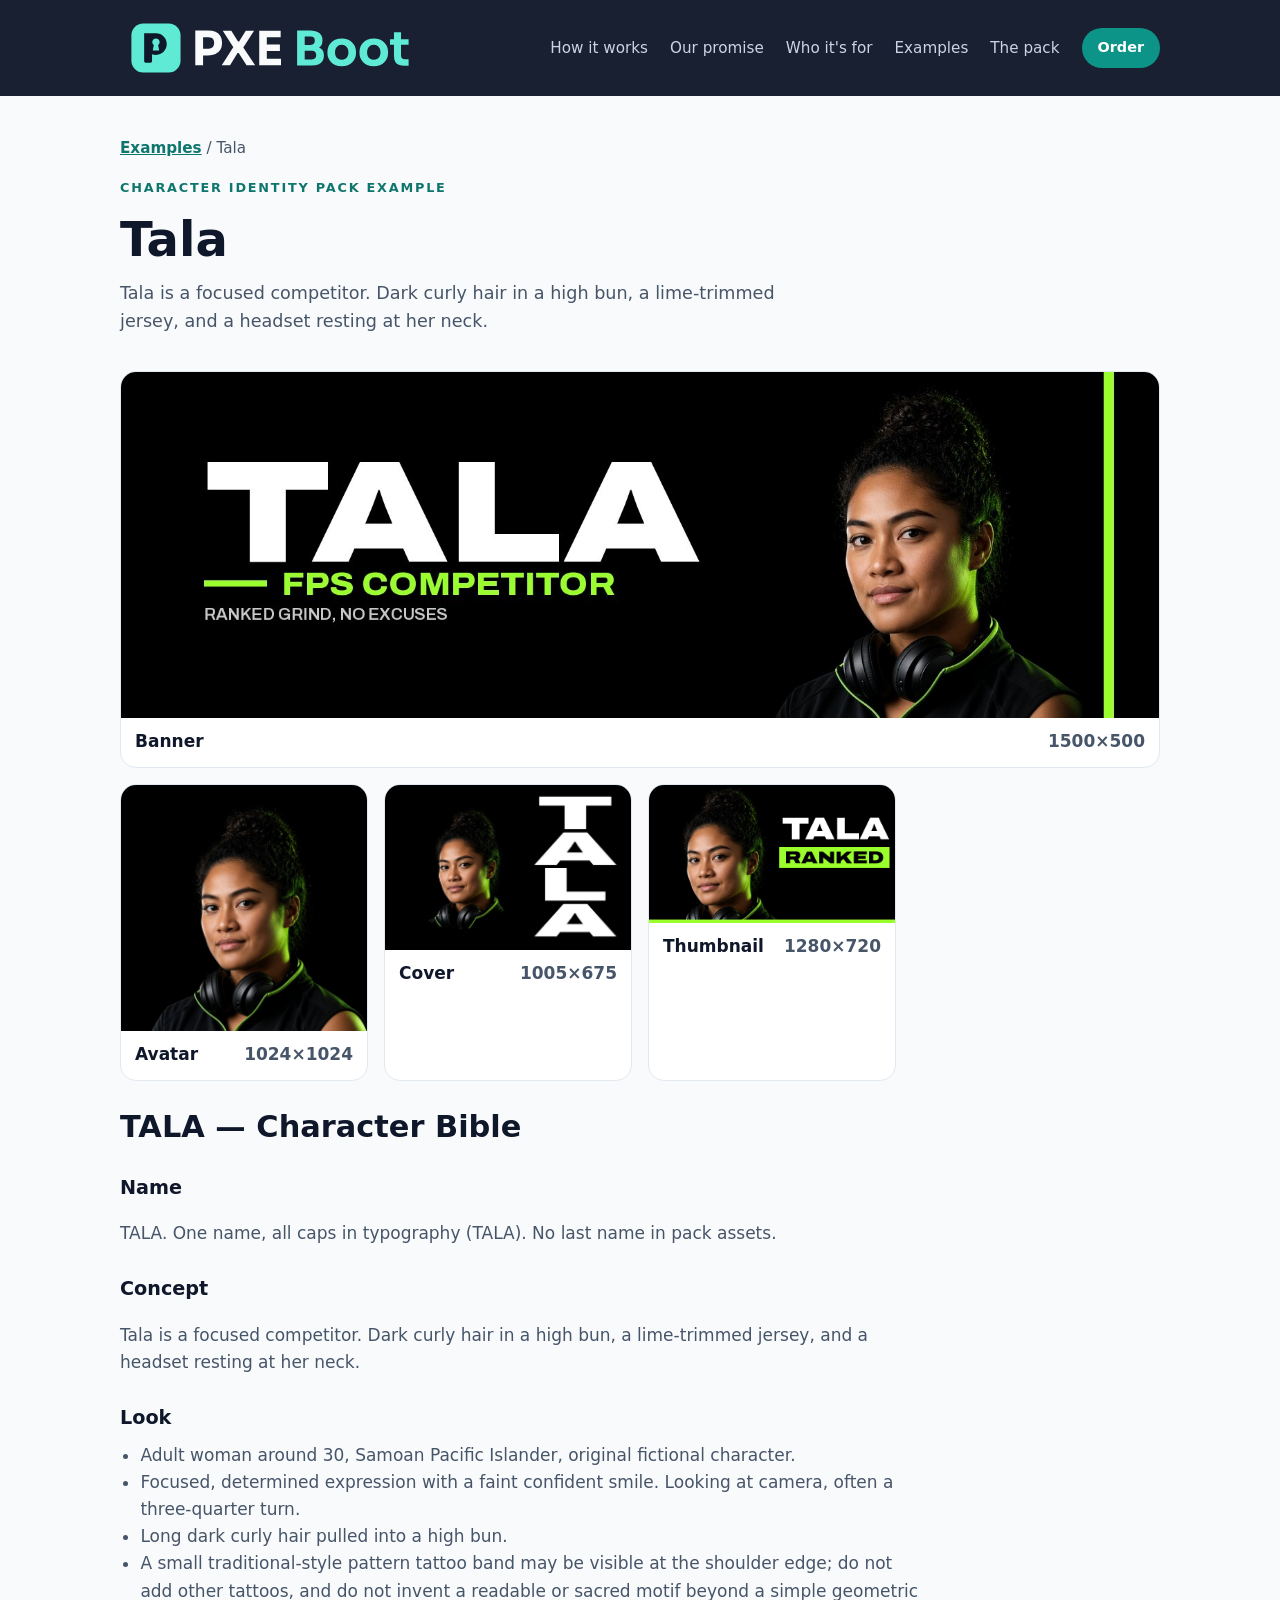
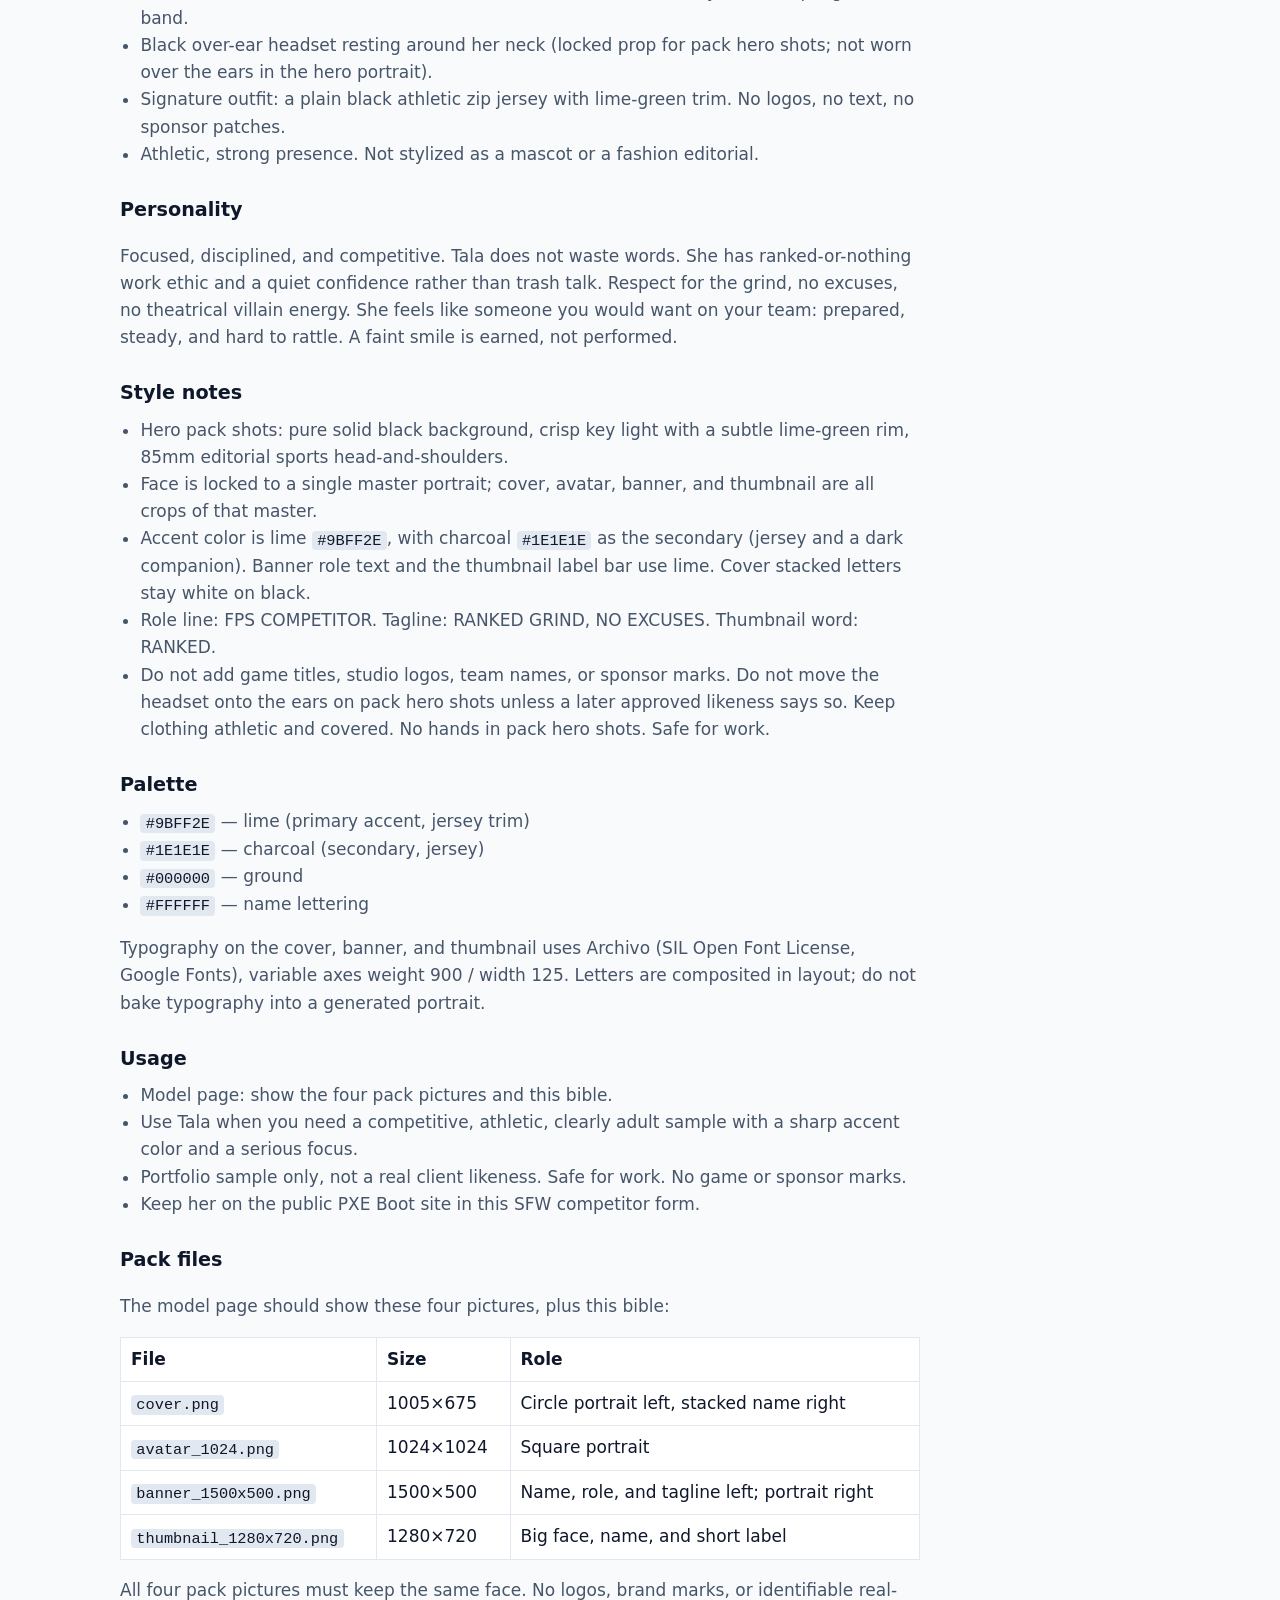
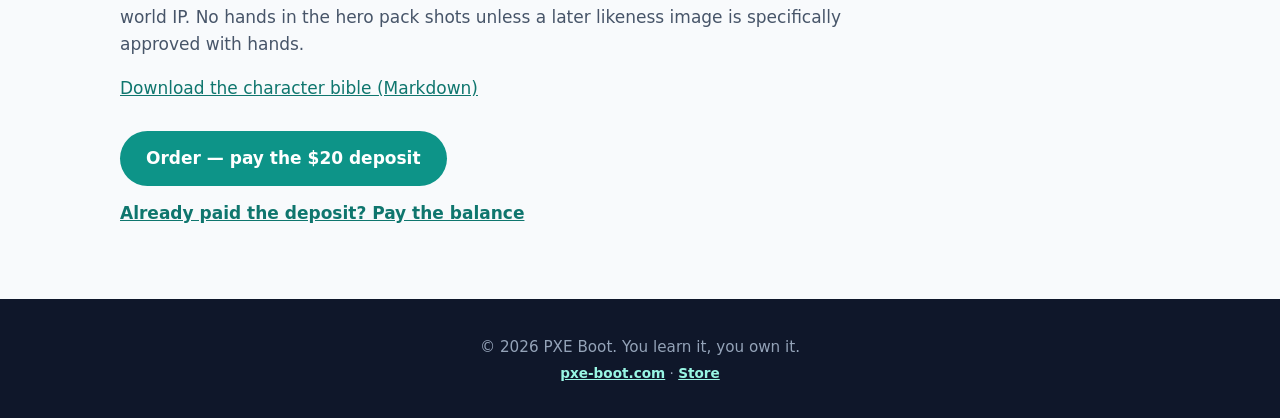
<file: models/tala.html>
<!doctype html>
<html lang="en">
<head>
  <meta charset="utf-8">
  <meta name="viewport" content="width=device-width, initial-scale=1">
  <title>Tala | PXE Boot</title>
  <meta name="description" content="A focused competitor in a lime-trimmed jersey, headset resting at her neck.">
  <meta name="robots" content="noindex, nofollow">
  <link rel="canonical" href="https://pxe-boot.com/models/tala.html">
  <meta name="theme-color" content="#0f172a">
  <link rel="icon" href="../favicon.svg" type="image/svg+xml">
  <link rel="icon" href="../favicon.ico" sizes="any">
  <link rel="icon" href="../favicon-16.png" type="image/png" sizes="16x16">
  <link rel="icon" href="../favicon-32.png" type="image/png" sizes="32x32">
  <link rel="icon" href="../favicon-48.png" type="image/png" sizes="48x48">
  <link rel="icon" href="../icon-512.png" type="image/png" sizes="512x512">
  <link rel="apple-touch-icon" href="../apple-touch-icon.png">
  <link rel="stylesheet" href="../styles.css">
</head>
<body>
  <a class="skip" href="#main">Skip to content</a>
  <header class="top">
    <div class="wrap nav">
      <a class="brand" href="../index.html">
        <picture>
          <source media="(max-width: 959px)" srcset="../brand/lockup-horizontal-small-dark.svg">
          <img src="../brand/lockup-horizontal-dark.svg" width="300" height="72" alt="PXE Boot">
        </picture>
      </a>
      <nav aria-label="Primary">
        <ul>
          <li><a href="../index.html#how">How it works</a></li><li><a href="../index.html#promise">Our promise</a></li><li><a href="../index.html#who">Who it's for</a></li><li><a href="../examples.html">Examples</a></li><li><a href="../index.html#order">The pack</a></li><li><a class="btn small" href="https://pxeboot.gumroad.com/l/dojdxr">Order</a></li>
        </ul>
      </nav>
    </div>
  </header>
  <main id="main" class="page">
    <div class="wrap">
      <p class="crumb"><a href="../examples.html">Examples</a> <span aria-hidden="true">/</span> Tala</p>
      <p class="eyebrow on-light">Character Identity Pack example</p>
      <h1>Tala</h1>
      <p class="lead">Tala is a focused competitor. Dark curly hair in a high bun, a lime-trimmed jersey, and a headset resting at her neck.</p>
      <div class="shot-grid" aria-label="Tala pack pictures">
        <a class="shot shot-wide" href="../images/models/tala/banner_1500x500.jpg">
      <img src="../images/models/tala/banner_1500x500.jpg" width="1500" height="500" alt="Tala, a PXE Boot AI character, banner">
      <span class="shot-label">Banner <span>1500×500</span></span>
    </a><a class="shot" href="../images/models/tala/avatar_1024.jpg">
      <img src="../images/models/tala/avatar_1024.jpg" width="1024" height="1024" alt="Tala, a PXE Boot AI character, avatar portrait">
      <span class="shot-label">Avatar <span>1024×1024</span></span>
    </a><a class="shot" href="../images/models/tala/cover.jpg">
      <img src="../images/models/tala/cover.jpg" width="1005" height="675" alt="Tala, a PXE Boot AI character, cover">
      <span class="shot-label">Cover <span>1005×675</span></span>
    </a><a class="shot" href="../images/models/tala/thumbnail_1280x720.jpg">
      <img src="../images/models/tala/thumbnail_1280x720.jpg" width="1280" height="720" alt="Tala, a PXE Boot AI character, thumbnail">
      <span class="shot-label">Thumbnail <span>1280×720</span></span>
    </a>
      </div>
      
      <div class="bible">
        <h2>TALA — Character Bible</h2>
<h3>Name</h3>
<p>TALA. One name, all caps in typography (TALA). No last name in pack assets.</p>
<h3>Concept</h3>
<p>Tala is a focused competitor. Dark curly hair in a high bun, a lime-trimmed jersey, and a headset resting at her neck.</p>
<h3>Look</h3>
<ul><li>Adult woman around 30, Samoan Pacific Islander, original fictional character.</li><li>Focused, determined expression with a faint confident smile. Looking at camera, often a three-quarter turn.</li><li>Long dark curly hair pulled into a high bun.</li><li>A small traditional-style pattern tattoo band may be visible at the shoulder edge; do not add other tattoos, and do not invent a readable or sacred motif beyond a simple geometric band.</li><li>Black over-ear headset resting around her neck (locked prop for pack hero shots; not worn over the ears in the hero portrait).</li><li>Signature outfit: a plain black athletic zip jersey with lime-green trim. No logos, no text, no sponsor patches.</li><li>Athletic, strong presence. Not stylized as a mascot or a fashion editorial.</li></ul>
<h3>Personality</h3>
<p>Focused, disciplined, and competitive. Tala does not waste words. She has ranked-or-nothing work ethic and a quiet confidence rather than trash talk. Respect for the grind, no excuses, no theatrical villain energy. She feels like someone you would want on your team: prepared, steady, and hard to rattle. A faint smile is earned, not performed.</p>
<h3>Style notes</h3>
<ul><li>Hero pack shots: pure solid black background, crisp key light with a subtle lime-green rim, 85mm editorial sports head-and-shoulders.</li><li>Face is locked to a single master portrait; cover, avatar, banner, and thumbnail are all crops of that master.</li><li>Accent color is lime <code>#9BFF2E</code>, with charcoal <code>#1E1E1E</code> as the secondary (jersey and a dark companion). Banner role text and the thumbnail label bar use lime. Cover stacked letters stay white on black.</li><li>Role line: FPS COMPETITOR. Tagline: RANKED GRIND, NO EXCUSES. Thumbnail word: RANKED.</li><li>Do not add game titles, studio logos, team names, or sponsor marks. Do not move the headset onto the ears on pack hero shots unless a later approved likeness says so. Keep clothing athletic and covered. No hands in pack hero shots. Safe for work.</li></ul>
<h3>Palette</h3>
<ul><li><code>#9BFF2E</code> — lime (primary accent, jersey trim)</li><li><code>#1E1E1E</code> — charcoal (secondary, jersey)</li><li><code>#000000</code> — ground</li><li><code>#FFFFFF</code> — name lettering</li></ul>
<p>Typography on the cover, banner, and thumbnail uses Archivo (SIL Open Font License, Google Fonts), variable axes weight 900 / width 125. Letters are composited in layout; do not bake typography into a generated portrait.</p>
<h3>Usage</h3>
<ul><li>Model page: show the four pack pictures and this bible.</li><li>Use Tala when you need a competitive, athletic, clearly adult sample with a sharp accent color and a serious focus.</li><li>Portfolio sample only, not a real client likeness. Safe for work. No game or sponsor marks.</li><li>Keep her on the public PXE Boot site in this SFW competitor form.</li></ul>
<h3>Pack files</h3>
<p>The model page should show these four pictures, plus this bible:</p>
<div class="bible-table"><table><thead><tr><th>File</th><th>Size</th><th>Role</th></tr></thead><tbody><tr><td><code>cover.png</code></td><td>1005×675</td><td>Circle portrait left, stacked name right</td></tr><tr><td><code>avatar_1024.png</code></td><td>1024×1024</td><td>Square portrait</td></tr><tr><td><code>banner_1500x500.png</code></td><td>1500×500</td><td>Name, role, and tagline left; portrait right</td></tr><tr><td><code>thumbnail_1280x720.png</code></td><td>1280×720</td><td>Big face, name, and short label</td></tr></tbody></table></div>
<p>All four pack pictures must keep the same face. No logos, brand marks, or identifiable real-world IP. No hands in the hero pack shots unless a later likeness image is specifically approved with hands.</p>
      </div>
      <p class="bible-download"><a href="../images/models/tala/bible.md" download>Download the character bible (Markdown)</a></p>
      <div class="cta-row model-cta">
        <a class="btn" href="https://pxeboot.gumroad.com/l/dojdxr">Order — pay the $20 deposit</a>
      </div>
      <p class="order-secondary"><a href="https://pxeboot.gumroad.com/l/ytuicr">Already paid the deposit? Pay the balance</a></p>
    </div>
  </main>
  <footer class="foot">
    <div class="wrap">
      <p>&copy; <span id="year">2026</span> PXE Boot. You learn it, you own it.</p>
      <p class="small"><a href="https://pxe-boot.com/">pxe-boot.com</a> · <a href="https://pxeboot.gumroad.com">Store</a></p>
    </div>
  </footer>
  <script src="../script.js" defer></script>
</body>
</html>
</file>
<file: styles.css>
:root{--ink:#0f172a;--muted:#475569;--bg:#f8fafc;--card:#fff;--line:#e2e8f0;--accent:#0d9488;--accent-d:#0f766e;--hl:#5eead4;--r:16px}
*{box-sizing:border-box}
[hidden]{display:none !important}
html{scroll-behavior:smooth}
section[id]{scroll-margin-top:112px}
body{margin:0;font-family:system-ui,-apple-system,"Segoe UI",Roboto,Helvetica,Arial,sans-serif;color:var(--ink);background:var(--bg);line-height:1.6;font-size:17px}
a{color:var(--accent-d)}
.wrap{max-width:1080px;margin:0 auto;padding:0 20px}
.narrow{max-width:640px;text-align:center}
.skip{position:absolute;left:-999px;top:0;background:#fff;padding:8px 12px;z-index:10}
.skip:focus{left:8px;top:8px}
.sr-only{position:absolute;width:1px;height:1px;overflow:hidden;clip:rect(0 0 0 0);white-space:nowrap}
:focus-visible{outline:3px solid var(--hl);outline-offset:2px}
.top{position:sticky;top:0;z-index:5;background:rgba(15,23,42,.96);backdrop-filter:blur(6px)}
.nav{display:flex;justify-content:space-between;align-items:center;padding-top:12px;padding-bottom:12px;gap:20px}
/* Lockup box heights keep the ink at or above the brand minimum: 72px box ≈ 49px ink (full lockup, min 48). 47px box ≈ 32px ink and 38px box ≈ 26px ink (small lockup, allowed from 24px). */
.brand{display:block;flex:none;line-height:0;text-decoration:none}
.brand img{display:block;height:72px;width:auto}
.nav ul{list-style:none;display:flex;gap:22px;align-items:center;margin:0;padding:0}
.nav a:not(.btn){color:#cbd5e1;text-decoration:none;font-size:.95rem}
.nav a:not(.btn):hover{color:#fff}
.btn{display:inline-block;background:var(--accent);color:#fff;border:0;font:inherit;font-weight:700;padding:14px 26px;border-radius:999px;text-decoration:none;cursor:pointer;transition:background .15s}
a.btn,a.btn:visited{color:#fff}
.btn:hover{background:var(--accent-d)}
.btn[disabled]{opacity:.7;cursor:progress}
.btn.small{padding:8px 16px;font-size:.9rem}
.btn.ghost{background:transparent;color:#fff;box-shadow:inset 0 0 0 2px #334155}
.btn.ghost:hover{background:#1e293b}
.hero{background:radial-gradient(1200px 500px at 80% -10%,#134e4a 0%,transparent 60%),var(--ink);color:#fff;padding:96px 0 88px}
.hero-examples{margin-top:42px}
.example-stage{display:grid;gap:14px}
.example-card{margin:0;max-width:480px;background:#0b1224;border:1px solid rgba(94,234,212,.38);border-radius:18px;overflow:hidden;box-shadow:0 18px 44px rgba(2,6,23,.48),inset 0 1px 0 rgba(94,234,212,.22)}
.example-card img{display:block;width:100%;height:auto;aspect-ratio:16/9;object-fit:cover;background:#0f172a}
.example-card figcaption{display:flex;align-items:center;gap:8px;margin:0;padding:10px 14px 12px;font-size:.92rem;font-weight:700;line-height:1.2;letter-spacing:.01em;color:#f8fafc;background:#0f172a}
.example-card figcaption::before{content:"";width:8px;height:8px;border-radius:999px;background:var(--hl);box-shadow:0 0 0 3px rgba(94,234,212,.22);flex:none}
.example-voice{position:relative;display:flex;flex-direction:column}
.example-voice .voice-media{position:relative;order:1}
.example-voice figcaption{order:2;padding-bottom:2px}
.voice-sample-note{order:3;margin:0;padding:2px 14px 12px 30px;background:#0f172a;color:#99f6e4;font-size:.78rem;font-weight:600;line-height:1.35;overflow-wrap:break-word}
.voice-toggle{position:absolute;z-index:1;left:10px;bottom:10px;width:44px;height:44px;display:grid;place-items:center;padding:0;border:1px solid rgba(94,234,212,.75);border-radius:999px;background:var(--accent);color:#fff;box-shadow:0 8px 18px rgba(2,6,23,.45);cursor:pointer}
.voice-toggle:hover{background:var(--accent-d)}
.voice-toggle[aria-pressed="true"]{background:var(--accent-d);box-shadow:0 0 0 3px rgba(94,234,212,.35),0 8px 18px rgba(2,6,23,.45)}
.voice-toggle .icon-play{display:block;transform:translateX(1px)}
.voice-toggle .icon-pause{display:none}
.voice-toggle[aria-pressed="true"] .icon-play{display:none}
.voice-toggle[aria-pressed="true"] .icon-pause{display:block}
.examples-caption{margin:14px 0 0;color:#cbd5e1;font-size:.92rem}
.examples-more{margin:8px 0 0}
.examples-more a{color:var(--hl);font-weight:700}
.eyebrow{text-transform:uppercase;letter-spacing:.14em;font-size:.8rem;font-weight:700;color:var(--hl);margin:0 0 14px}
.eyebrow.on-light{color:var(--accent-d)}
.hero h1{font-size:clamp(2.2rem,6vw,3.8rem);line-height:1.08;margin:0 0 20px;max-width:15ch}
.hl{color:var(--hl)}
.sub{font-size:1.2rem;color:#cbd5e1;max-width:60ch;margin:0 0 32px}
.cta-row{display:flex;flex-wrap:wrap;gap:12px}
.hero-note{margin:16px 0 0}
.hero-note a{color:var(--hl);font-weight:700}
.pills{list-style:none;display:flex;flex-wrap:wrap;gap:10px;padding:0;margin:36px 0 0}
.pills li{border:1px solid #334155;border-radius:999px;padding:6px 14px;font-size:.9rem;color:#e2e8f0}
section{padding:80px 0}
section.alt{background:#fff;border-top:1px solid var(--line);border-bottom:1px solid var(--line)}
h2{font-size:clamp(1.7rem,3.6vw,2.4rem);line-height:1.2;margin:0 0 10px}
.lead{color:var(--muted);font-size:1.1rem;margin:0 0 36px;max-width:60ch}
.narrow .lead{margin-left:auto;margin-right:auto}
.card{background:var(--card);border:1px solid var(--line);border-radius:var(--r);padding:24px}
.card h3{margin:0 0 6px;font-size:1.1rem}
.card p{margin:0;color:var(--muted)}
.steps,.who{list-style:none;padding:0;margin:0;display:grid;gap:18px;grid-template-columns:repeat(auto-fit,minmax(230px,1fr))}
.num{display:inline-grid;place-items:center;width:40px;height:40px;border-radius:12px;background:var(--ink);color:var(--hl);font-weight:800;margin-bottom:14px}
.promise{display:grid;grid-template-columns:1fr 1.3fr;gap:48px;align-items:start}
.checks{list-style:none;padding:0;margin:0;display:grid;gap:14px}
.checks li{background:#fff;border:1px solid var(--line);border-left:4px solid var(--accent);border-radius:12px;padding:16px 18px;color:var(--muted)}
.checks strong{color:var(--ink)}
.order-wrap{max-width:760px;text-align:center}
.order-wrap .lead,.order-wrap .order-detail{margin-left:auto;margin-right:auto}
.order-wrap .cta-row{justify-content:center}
.price-eq{list-style:none;display:grid;grid-template-columns:repeat(3,minmax(0,1fr));gap:12px;max-width:480px;margin:0 auto 18px;padding:0}
.price-eq li{background:#fff;border:1px solid var(--line);border-radius:14px;padding:14px 12px;min-width:0}
.price-eq strong{display:block;font-size:1.45rem;line-height:1.2;color:var(--ink)}
.price-eq span{color:var(--muted);font-size:.9rem}
.equation{margin:-4px 0 18px;font-weight:800;color:var(--ink)}
.order-detail{color:var(--muted);margin:0 0 28px}
.order-secondary{margin:14px 0 0}
.order-secondary a{font-weight:700}
.waitlist{background:linear-gradient(180deg,var(--bg),#e6fffb)}
.signup{display:flex;gap:10px;max-width:520px;margin:0 auto}
.signup input[type="email"]{flex:1;min-width:0;font:inherit;padding:14px 18px;border:1px solid #cbd5e1;border-radius:999px;background:#fff}
.hp{position:absolute;left:-9999px;height:0;width:0;overflow:hidden}
.form-msg{min-height:1.6em;margin:16px 0 0;font-weight:600;color:var(--accent-d)}
.form-msg.err{color:#b91c1c}
.form-success{max-width:520px;margin:0 auto;background:#fff;border:1px solid var(--line);border-left:4px solid var(--accent);border-radius:12px;padding:20px 22px;text-align:left}
.form-success h3{margin:0 0 6px}
.form-success p{margin:0;color:var(--muted)}
.foot{background:var(--ink);color:#94a3b8;padding:32px 0;text-align:center;font-size:.95rem}
.foot p{margin:4px 0}
.foot a{color:#99f6e4;font-weight:700}
.small{font-size:.85rem}
@media (min-width:640px) and (max-width:900px){
  .example-stage{grid-template-columns:repeat(3,minmax(0,1fr));gap:12px;align-items:start}
  .example-card{max-width:none}
  .examples-caption,.examples-more{text-align:center}
}
@media (min-width:901px){
  .hero-grid{display:grid;grid-template-columns:minmax(0,1.08fr) minmax(0,.92fr);gap:28px 40px;align-items:center}
  .hero-examples{margin-top:0}
  .example-stage{position:relative;display:block;height:468px}
  .example-stage::before{content:"";position:absolute;inset:8% 2% 6%;background:radial-gradient(circle at 50% 42%,rgba(13,148,136,.42),transparent 68%);z-index:0;pointer-events:none}
  .example-card{position:absolute;width:68%;max-width:none}
  .example-card img{height:196px;aspect-ratio:auto}
  .example-card figcaption{position:absolute;background:rgba(15,23,42,.9);border:1px solid rgba(94,234,212,.5);border-radius:999px;padding:6px 12px 6px 10px;box-shadow:0 8px 18px rgba(2,6,23,.35)}
  .example-avatar{top:0;left:0;transform:rotate(-3.5deg);z-index:1}
  .example-avatar figcaption{top:12px;left:12px}
  .example-voice{top:112px;right:0;width:66%;transform:rotate(2.5deg);z-index:2}
  .example-voice figcaption{top:12px;right:12px}
  .example-voice .voice-toggle{top:12px;bottom:auto;left:12px}
  .example-voice .voice-sample-note{position:absolute;top:64px;left:12px;right:12px;margin:0;padding:6px 8px;border:1px solid rgba(94,234,212,.4);border-radius:10px;background:rgba(15,23,42,.92);box-shadow:0 8px 18px rgba(2,6,23,.35)}
  .example-likeness{left:6%;bottom:0;width:74%;transform:rotate(-1.5deg);z-index:3}
  .example-likeness figcaption{left:12px;bottom:12px}
  .examples-caption,.examples-more{margin-top:16px;text-align:center}
  .examples-more{margin-top:8px}
}
@media (max-width:959px){
  .brand img{height:47px}
}
@media (max-width:800px){
  .nav ul li:not(:last-child){display:none}
}
@media (max-width:380px){
  .brand img{height:38px}
}
@media (max-width:760px){
  .hero{padding:64px 0 60px}
  section{padding:56px 0}
  .promise{grid-template-columns:1fr;gap:8px}
  .signup{flex-direction:column}
  .signup .btn{width:100%}
}
.page{padding:40px 0 72px}
.page h1{font-size:clamp(2rem,5vw,3rem);line-height:1.12;margin:0 0 12px}
.crumb{margin:0 0 18px;color:var(--muted);font-size:.95rem}
.crumb a{font-weight:700}
.shot-grid{display:grid;gap:16px;grid-template-columns:repeat(auto-fit,minmax(240px,1fr));margin:0 0 28px}
.shot{display:flex;flex-direction:column;background:#fff;border:1px solid var(--line);border-radius:16px;overflow:hidden;text-decoration:none;color:inherit;min-width:0}
.shot:hover{border-color:var(--accent)}
.shot img{display:block;width:100%;height:auto;background:#0f172a}
.shot-wide{grid-column:1 / -1}
.shot-label{display:flex;justify-content:space-between;flex-wrap:wrap;gap:8px 12px;padding:10px 14px 12px;font-weight:700}
.shot-label span{color:var(--muted);font-weight:600}
.example-index{display:grid;gap:18px;grid-template-columns:repeat(auto-fit,minmax(260px,1fr));margin:0 0 36px}
.example-card-link{display:block;text-decoration:none;color:inherit}
.example-card-link img{display:block;width:100%;height:auto;aspect-ratio:16/9;object-fit:cover;border-radius:12px;margin:0 0 14px;background:#0f172a}
.example-card-link h2{font-size:1.35rem;margin:0 0 6px}
.example-card-link p{margin:0}
.bible{max-width:74ch;margin-top:12px}
.bible h2{font-size:clamp(1.45rem,3vw,1.9rem);margin:0 0 12px}
.bible h3{font-size:1.2rem;margin:1.4em 0 .4em}
.bible p,.bible li{color:var(--muted)}
.bible strong{color:var(--ink)}
.bible ul{margin:0 0 1em;padding-left:1.2em}
.bible code{font-family:ui-monospace,SFMono-Regular,Menlo,Consolas,monospace;font-size:.9em;background:#e2e8f0;padding:.05em .35em;border-radius:4px;color:var(--ink)}
.bible-table{overflow-x:auto;margin:0 0 1em}
.bible table{width:100%;border-collapse:collapse;background:#fff}
.bible th,.bible td{border:1px solid var(--line);padding:8px 10px;text-align:left;vertical-align:top}
.bible th{color:var(--ink)}
.bible-download{margin:8px 0 28px}
.model-cta{margin-top:8px}
@media (prefers-reduced-motion:reduce){html{scroll-behavior:auto}*{transition:none!important}.example-card{transform:none}}
</file>
